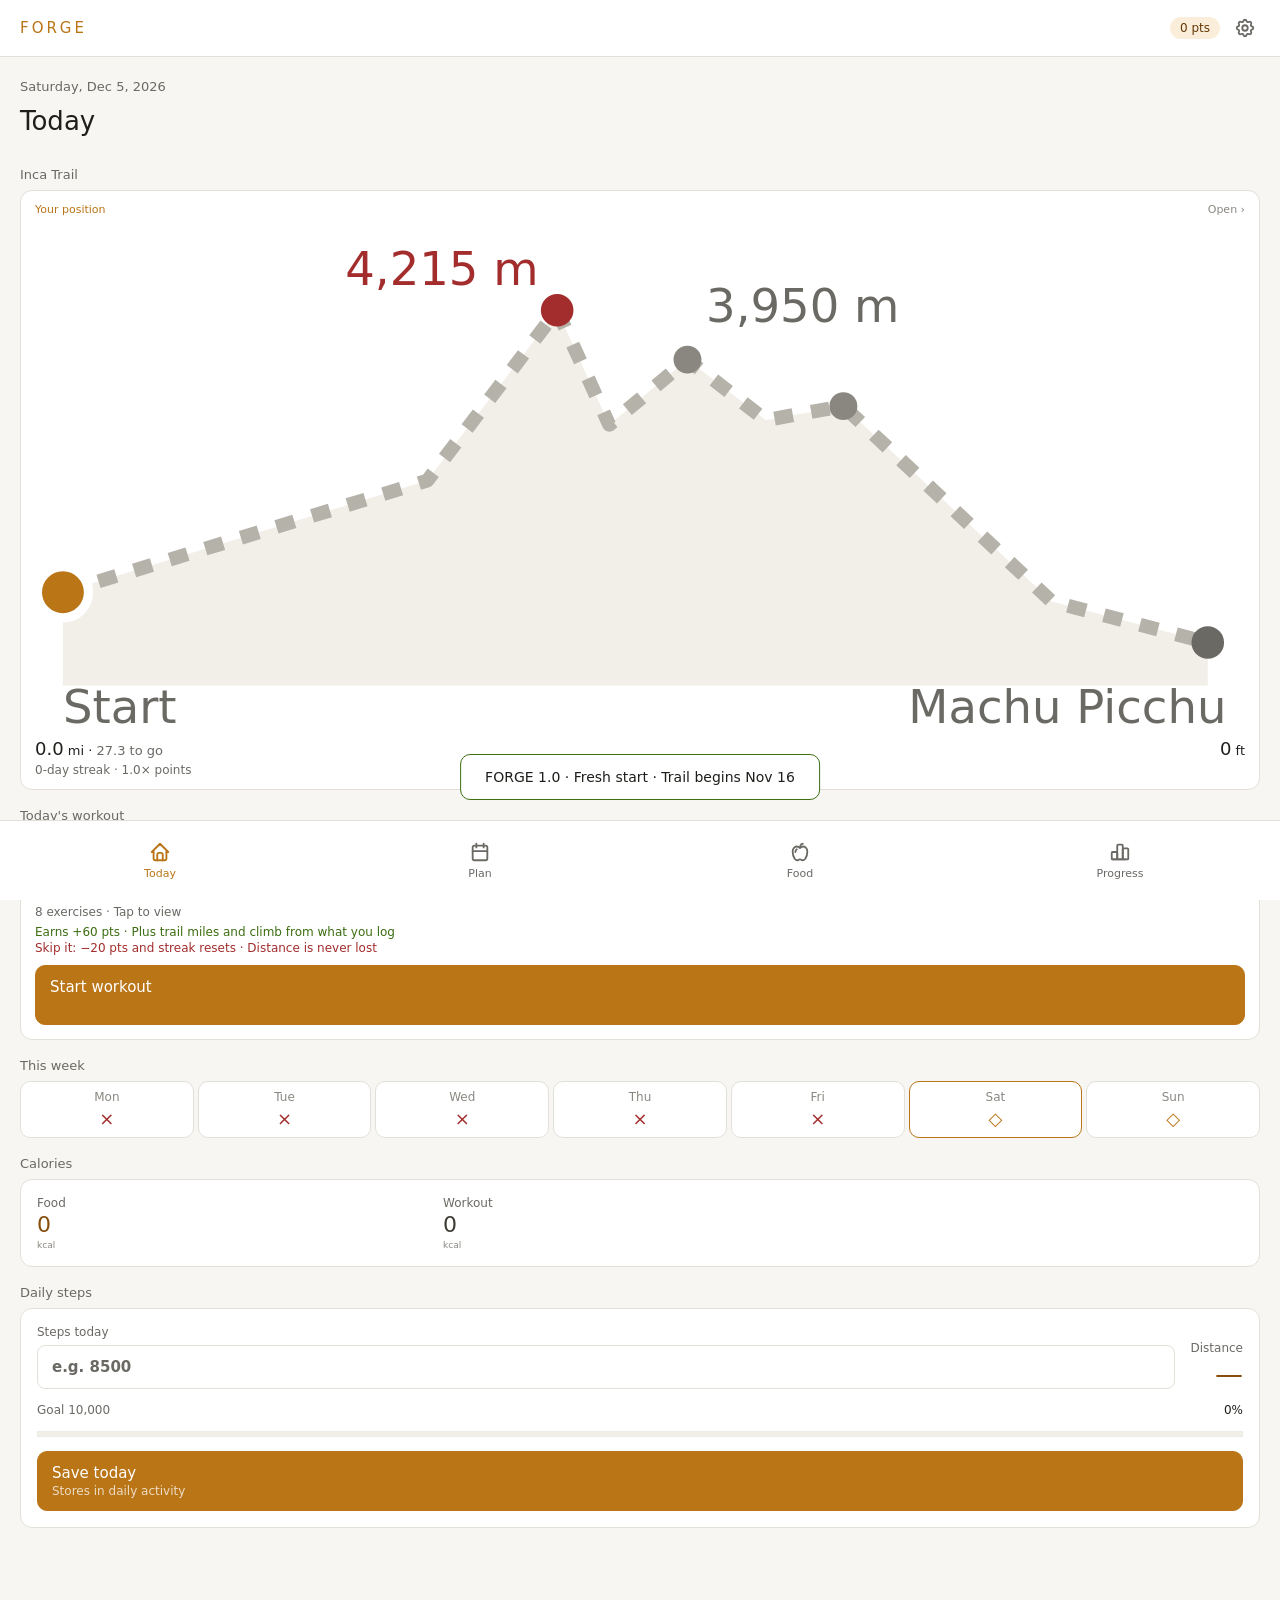
<file: index.html>
<!DOCTYPE html>
<html lang="en" data-theme="light">
<head>
<meta charset="UTF-8">
<meta name="viewport" content="width=device-width, initial-scale=1.0, viewport-fit=cover, user-scalable=no">
<meta name="theme-color" content="#f5f4ef">
<meta name="apple-mobile-web-app-capable" content="yes">
<meta name="apple-mobile-web-app-status-bar-style" content="default">
<meta name="apple-mobile-web-app-title" content="FORGE">
<meta name="mobile-web-app-capable" content="yes">
<meta name="description" content="FORGE — your personal strength & recovery tracker.">
<meta http-equiv="Cache-Control" content="no-cache, no-store, must-revalidate">
<meta http-equiv="Pragma" content="no-cache">
<meta http-equiv="Expires" content="0">
<title>FORGE</title>
<link rel="manifest" href="manifest.webmanifest">
<link rel="icon" type="image/svg+xml" href="icons/icon.svg">
<link rel="apple-touch-icon" href="icons/icon-192.png">
<link rel="stylesheet" href="css/app.css?v=31">
</head>
<body>

<header class="topbar">
  <div class="topbar-inner">
    <span class="brand">FORGE</span>
    <span class="topbar-right">
    <a href="#/trail" class="topbar-points" id="topbar-points" hidden aria-label="Inca Trail"></a>
    <a href="#/me" class="topbar-gear" id="topbar-me" aria-label="Me and settings"><svg xmlns="http://www.w3.org/2000/svg" width="22" height="22" viewBox="0 0 24 24" fill="none" stroke="currentColor" stroke-width="2" stroke-linecap="round" stroke-linejoin="round" aria-hidden="true"><path d="M10.325 4.317c.426 -1.756 2.924 -1.756 3.35 0a1.724 1.724 0 0 0 2.573 1.066c1.543 -.94 3.31 .826 2.37 2.37a1.724 1.724 0 0 0 1.065 2.572c1.756 .426 1.756 2.924 0 3.35a1.724 1.724 0 0 0 -1.066 2.573c.94 1.543 -.826 3.31 -2.37 2.37a1.724 1.724 0 0 0 -2.572 1.065c-.426 1.756 -2.924 1.756 -3.35 0a1.724 1.724 0 0 0 -2.573 -1.066c-1.543 .94 -3.31 -.826 -2.37 -2.37a1.724 1.724 0 0 0 -1.065 -2.572c-1.756 -.426 -1.756 -2.924 0 -3.35a1.724 1.724 0 0 0 1.066 -2.573c-.94 -1.543 .826 -3.31 2.37 -2.37c1 .608 2.296 .07 2.572 -1.065"/><path d="M9 12a3 3 0 1 0 6 0a3 3 0 0 0 -6 0"/></svg></a>
    </span>
  </div>
</header>

<main id="app-content"><div class="loading-screen">LOADING...</div></main>

<nav class="tabbar">
  <a href="#/home"  class="tab" data-route="/home"><span class="tab-icon"><svg class="tab-svg" xmlns="http://www.w3.org/2000/svg" width="22" height="22" viewBox="0 0 24 24" fill="none" stroke="currentColor" stroke-width="2" stroke-linecap="round" stroke-linejoin="round" aria-hidden="true"><path d="M5 12l-2 0l9 -9l9 9l-2 0"/><path d="M5 12v7a2 2 0 0 0 2 2h10a2 2 0 0 0 2 -2v-7"/><path d="M9 21v-6a2 2 0 0 1 2 -2h2a2 2 0 0 1 2 2v6"/></svg></span><span class="tab-label">TODAY</span></a>
  <a href="#/plan"  class="tab" data-route="/plan"><span class="tab-icon"><svg class="tab-svg" xmlns="http://www.w3.org/2000/svg" width="22" height="22" viewBox="0 0 24 24" fill="none" stroke="currentColor" stroke-width="2" stroke-linecap="round" stroke-linejoin="round" aria-hidden="true"><path d="M4 7a2 2 0 0 1 2 -2h12a2 2 0 0 1 2 2v12a2 2 0 0 1 -2 2h-12a2 2 0 0 1 -2 -2v-12"/><path d="M16 3v4"/><path d="M8 3v4"/><path d="M4 11h16"/></svg></span><span class="tab-label">PLAN</span></a>
  
  <a href="#/food"  class="tab" data-route="/food"><span class="tab-icon"><svg class="tab-svg" xmlns="http://www.w3.org/2000/svg" width="22" height="22" viewBox="0 0 24 24" fill="none" stroke="currentColor" stroke-width="2" stroke-linecap="round" stroke-linejoin="round" aria-hidden="true"><path d="M4 11.319c0 3.102 .444 5.319 2.222 7.978c1.351 1.797 3.156 2.247 5.08 .988c.426 -.268 .97 -.268 1.397 0c1.923 1.26 3.728 .809 5.079 -.988c1.778 -2.66 2.222 -4.876 2.222 -7.977c0 -2.661 -1.99 -5.32 -4.444 -5.32c-1.267 0 -2.41 .693 -3.22 1.44a.5 .5 0 0 1 -.672 0c-.809 -.746 -1.953 -1.44 -3.22 -1.44c-2.454 0 -4.444 2.66 -4.444 5.319"/><path d="M7 12c0 -1.47 .454 -2.34 1.5 -3"/><path d="M12 7c0 -1.2 .867 -4 3 -4"/></svg></span><span class="tab-label">FOOD</span></a>
  <a href="#/progress" class="tab" data-route="/progress"><span class="tab-icon"><svg class="tab-svg" xmlns="http://www.w3.org/2000/svg" width="22" height="22" viewBox="0 0 24 24" fill="none" stroke="currentColor" stroke-width="2" stroke-linecap="round" stroke-linejoin="round" aria-hidden="true"><path d="M3 13a1 1 0 0 1 1 -1h4a1 1 0 0 1 1 1v6a1 1 0 0 1 -1 1h-4a1 1 0 0 1 -1 -1l0 -6"/><path d="M15 9a1 1 0 0 1 1 -1h4a1 1 0 0 1 1 1v10a1 1 0 0 1 -1 1h-4a1 1 0 0 1 -1 -1l0 -10"/><path d="M9 5a1 1 0 0 1 1 -1h4a1 1 0 0 1 1 1v14a1 1 0 0 1 -1 1h-4a1 1 0 0 1 -1 -1l0 -14"/><path d="M4 20h14"/></svg></span><span class="tab-label">PROGRESS</span></a>
</nav>

<input type="file" id="file-input" accept="application/json,.json" hidden>
<div id="toast" class="toast" role="status" aria-live="polite"></div>

<div id="modal-scrim" class="modal-scrim" hidden>
  <div class="modal">
    <div class="modal-title" id="modal-title">CONFIRM</div>
    <div class="modal-body" id="modal-body">Are you sure?</div>
    <div class="modal-actions">
      <button class="btn btn-outline" id="modal-cancel">CANCEL</button>
      <button class="btn btn-danger" id="modal-confirm">CONFIRM</button>
    </div>
  </div>
</div>

<div id="inspector-scrim" class="modal-scrim" hidden>
  <div class="modal modal-tall">
    <div class="modal-title" id="inspector-title">INSPECT</div>
    <div class="modal-body inspector-body" id="inspector-body"></div>
    <div class="modal-actions">
      <button class="btn btn-outline" id="inspector-close">CLOSE</button>
    </div>
  </div>
</div>

<script type="module" src="js/app.js?v=31"></script>
</body>
</html>
</file>
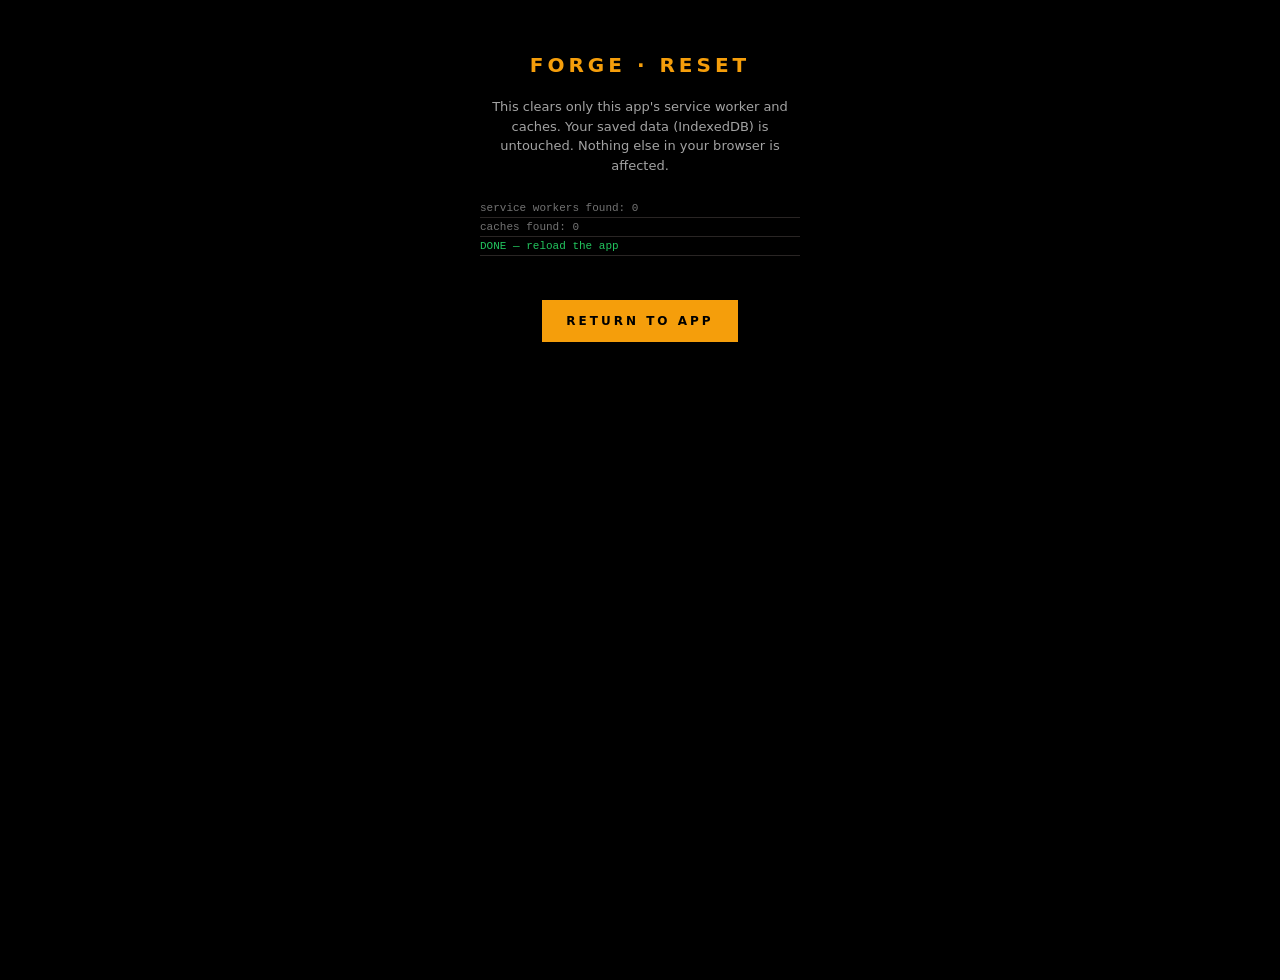
<file: reset.html>
<!DOCTYPE html>
<html lang="en">
<head>
<meta charset="UTF-8">
<meta name="viewport" content="width=device-width, initial-scale=1.0">
<title>FORGE · Reset</title>
<style>
  body { background: #000; color: #f59e0b; font-family: -apple-system, BlinkMacSystemFont, 'Segoe UI', system-ui, sans-serif; padding: 40px 20px; text-align: center; min-height: 100vh; margin: 0; }
  h1 { font-size: 20px; letter-spacing: 4px; font-weight: 900; margin-bottom: 20px; }
  p { color: #a3a3a3; font-size: 13px; line-height: 1.5; max-width: 320px; margin: 0 auto 20px; }
  .log { color: #737373; font-size: 11px; text-align: left; max-width: 320px; margin: 24px auto; font-family: ui-monospace, 'SF Mono', Menlo, monospace; }
  .log div { padding: 3px 0; border-bottom: 1px solid #292524; }
  .ok  { color: #22c55e; }
  .err { color: #dc2626; }
  a.btn { display: inline-block; background: #f59e0b; color: #000; padding: 14px 24px; font-size: 12px; font-weight: 900; letter-spacing: 3px; text-decoration: none; margin-top: 20px; }
</style>
</head>
<body>
  <h1>FORGE · RESET</h1>
  <p>This clears only this app's service worker and caches. Your saved data (IndexedDB) is untouched. Nothing else in your browser is affected.</p>
  <div class="log" id="log"></div>
  <a href="./" class="btn" id="return-btn" style="display:none;">RETURN TO APP</a>

<script>
const log = document.getElementById('log');
function line(msg, cls) {
  const el = document.createElement('div');
  if (cls) el.className = cls;
  el.textContent = msg;
  log.appendChild(el);
}

(async () => {
  try {
    // 1. Unregister every service worker for this origin+scope
    if ('serviceWorker' in navigator) {
      const regs = await navigator.serviceWorker.getRegistrations();
      line('service workers found: ' + regs.length);
      for (const r of regs) {
        const scope = r.scope || '(unknown)';
        await r.unregister();
        line('unregistered: ' + scope, 'ok');
      }
    } else {
      line('no service worker support');
    }

    // 2. Delete every cache bucket
    if ('caches' in window) {
      const keys = await caches.keys();
      line('caches found: ' + keys.length);
      for (const k of keys) {
        await caches.delete(k);
        line('cleared: ' + k, 'ok');
      }
    } else {
      line('no cache api support');
    }

    line('DONE — reload the app', 'ok');
    document.getElementById('return-btn').style.display = 'inline-block';
  } catch (err) {
    line('error: ' + err.message, 'err');
  }
})();
</script>
</body>
</html>
</file>
<file: css/app.css>
/* =========================================================
   FORGE · DESIGN TOKENS
   ========================================================= */
:root {
  /* Palette */
  --bg-void:       #000000;
  --bg-shell:      #0a0a0a;
  --bg-card:       #0f0f0f;
  --bg-elev:       #171717;
  --border:        #292524;
  --border-soft:   #171717;
  --muted:         #57534e;
  --muted-2:       #737373;
  --gray:          #3f3f46;
  --body:          #a3a3a3;
  --fg:            #fafafa;

  --amber:         #f59e0b;
  --amber-hi:      #fbbf24;
  --amber-lo:      #78350f;
  --amber-deep:    #451a03;
  --green:         #22c55e;
  --red:           #dc2626;
  --blue:          #1e3a8a;
  --blue-hi:       #93c5fd;
  --purple:        #4c1d95;

  /* Type */
  --font-body: -apple-system, BlinkMacSystemFont, 'Segoe UI', system-ui, sans-serif;

  /* Layout */
  --tabbar-h: 68px;
  --topbar-h: 56px;
  --safe-top:    env(safe-area-inset-top, 0px);
  --safe-bottom: env(safe-area-inset-bottom, 0px);
}

/* =========================================================
   RESET
   ========================================================= */
* { box-sizing: border-box; margin: 0; padding: 0; }
html, body { height: 100%; background: var(--bg-void); color: var(--fg); font-family: var(--font-body); -webkit-font-smoothing: antialiased; }
button { font-family: inherit; cursor: pointer; border: none; background: none; color: inherit; }
input { font-family: inherit; }

/* =========================================================
   LAYOUT
   ========================================================= */
.topbar {
  position: sticky; top: 0; z-index: 10;
  background: var(--bg-shell);
  padding-top: var(--safe-top);
  border-bottom: 1px solid var(--border-soft);
}
.topbar-inner {
  height: var(--topbar-h);
  display: flex; align-items: center; justify-content: space-between;
  padding: 0 20px;
}
.brand {
  font-size: 15px; font-weight: 900; letter-spacing: 4px; color: var(--amber);
}
.topbar-meta {
  font-size: 10px; font-weight: 900; letter-spacing: 2px; color: var(--muted);
}

#app-content {
  min-height: calc(100vh - var(--topbar-h) - var(--tabbar-h));
  padding-bottom: calc(var(--tabbar-h) + var(--safe-bottom) + 40px);
}

/* =========================================================
   HERO
   ========================================================= */
.hero { padding: 32px 20px 24px; }
.eyebrow {
  font-size: 10px; font-weight: 900; letter-spacing: 3px; color: var(--amber);
  margin-bottom: 12px;
}
.hero h1 {
  font-size: 36px; font-weight: 900; letter-spacing: -1px; color: var(--fg);
  line-height: 1;
}
.hero-sub {
  margin-top: 12px;
  font-size: 12px; font-weight: 700; letter-spacing: 1px; color: var(--body);
  line-height: 1.5; max-width: 320px;
}
.hero-meta {
  margin-top: 8px;
  font-size: 10px; font-weight: 900; letter-spacing: 2px; color: var(--muted);
}

/* =========================================================
   SECTION
   ========================================================= */
.section { padding: 20px 20px 0; }
.section-label {
  font-size: 10px; font-weight: 900; letter-spacing: 2px; color: var(--muted-2);
  margin-bottom: 12px;
}
.footer-note { padding-top: 28px; }
.footer-note p {
  font-size: 10px; font-weight: 700; letter-spacing: 1px; color: var(--muted);
  margin-bottom: 6px;
}

/* =========================================================
   STAT CARDS (grid)
   ========================================================= */
.stat-grid {
  display: grid; grid-template-columns: 1fr 1fr;
  gap: 8px;
}
.stat-card {
  background: var(--bg-card);
  border: 1px solid var(--border);
  padding: 14px;
  min-height: 76px;
  display: flex; flex-direction: column; justify-content: space-between;
}
.stat-card[data-highlight] { border-color: var(--amber); }
.stat-card[data-tappable] { cursor: pointer; transition: transform 0.05s ease, border-color 0.15s ease; }
.stat-card[data-tappable]:active { transform: scale(0.98); border-color: var(--amber); }
.stat-card[data-tappable]::after {
  content: '›';
  position: absolute;
  top: 12px; right: 12px;
  font-size: 16px; font-weight: 900; color: var(--muted);
}
.stat-card { position: relative; }
.stat-label {
  font-size: 9px; font-weight: 900; letter-spacing: 2px; color: var(--muted-2);
}
.stat-value {
  font-size: 26px; font-weight: 900; letter-spacing: -0.5px; color: var(--fg);
  line-height: 1;
}
.stat-sub {
  font-size: 9px; font-weight: 700; letter-spacing: 1px; color: var(--muted);
  margin-top: 4px;
}

/* =========================================================
   BUTTONS
   ========================================================= */
.action-stack { display: flex; flex-direction: column; gap: 8px; }
.btn {
  display: flex; flex-direction: column; align-items: flex-start;
  padding: 14px 16px;
  min-height: 60px;
  width: 100%;
  border: 1px solid transparent;
  text-align: left;
  transition: transform 0.05s ease;
}
.btn:active { transform: scale(0.98); }
.btn-title { font-size: 13px; font-weight: 900; letter-spacing: 3px; }
.btn-sub { font-size: 9px; font-weight: 700; letter-spacing: 1px; margin-top: 4px; opacity: 0.7; }

.btn-primary { background: linear-gradient(180deg, var(--amber) 0%, #d97706 100%); color: var(--amber-deep); }
.btn-primary .btn-title { color: #0c0a09; }
.btn-primary .btn-sub { color: var(--amber-deep); opacity: 0.75; }

.btn-outline { background: var(--bg-card); border-color: var(--border); color: var(--body); }
.btn-outline .btn-title { color: var(--fg); }
.btn-outline .btn-sub { color: var(--muted-2); }

.btn-danger { background: transparent; border-color: var(--red); color: var(--red); }
.btn-danger .btn-title { color: var(--red); }
.btn-danger .btn-sub { color: var(--red); opacity: 0.7; }

/* =========================================================
   TABBAR
   ========================================================= */
.tabbar {
  position: fixed; bottom: 0; left: 0; right: 0;
  height: calc(var(--tabbar-h) + var(--safe-bottom));
  padding-bottom: var(--safe-bottom);
  background: var(--bg-shell);
  border-top: 1px solid var(--border);
  display: flex; align-items: stretch;
  z-index: 20;
}
.tab {
  flex: 1;
  display: flex; flex-direction: column; align-items: center; justify-content: center;
  gap: 4px;
  color: var(--muted);
}
.tab-icon { font-size: 14px; }
.tab-label { font-size: 9px; font-weight: 900; letter-spacing: 2px; }
.tab-active { color: var(--amber); }
.tab-disabled { color: var(--gray); }

/* =========================================================
   TOAST
   ========================================================= */
.toast {
  position: fixed; left: 50%; transform: translateX(-50%) translateY(20px);
  bottom: calc(var(--tabbar-h) + var(--safe-bottom) + 20px);
  background: var(--bg-card);
  border: 1px solid var(--amber);
  color: var(--fg);
  padding: 14px 24px;
  font-size: 11px; font-weight: 900; letter-spacing: 2px;
  z-index: 100;
  opacity: 0;
  pointer-events: none;
  transition: opacity 0.2s, transform 0.2s;
  max-width: 90vw;
  text-align: center;
}
.toast.show { opacity: 1; transform: translateX(-50%) translateY(0); }
.toast.toast-error { border-color: var(--red); }
.toast.toast-ok { border-color: var(--green); }

/* =========================================================
   MODAL
   ========================================================= */
.modal-scrim {
  position: fixed; inset: 0;
  background: rgba(0, 0, 0, 0.75);
  z-index: 200;
  display: flex; align-items: center; justify-content: center;
  padding: 20px;
}
.modal-scrim[hidden] { display: none; }
.modal {
  background: var(--bg-card);
  border: 1px solid var(--amber);
  max-width: 340px; width: 100%;
  padding: 24px;
}
.modal-title {
  font-size: 12px; font-weight: 900; letter-spacing: 3px; color: var(--amber);
  margin-bottom: 16px;
}
.modal-body {
  font-size: 13px; font-weight: 700; color: var(--fg); line-height: 1.5;
  margin-bottom: 24px;
}
.modal-actions { display: flex; gap: 8px; }
.modal-actions .btn { flex: 1; min-height: 44px; padding: 12px; }

/* =========================================================
   SETTINGS PREVIEW LIST
   ========================================================= */
.settings-list {
  background: var(--bg-card);
  border: 1px solid var(--border);
}
.settings-row {
  display: flex; justify-content: space-between; align-items: center;
  padding: 14px 16px;
  border-bottom: 1px solid var(--border-soft);
  min-height: 48px;
}
.settings-row:last-child { border-bottom: none; }
.settings-key {
  font-size: 10px; font-weight: 900; letter-spacing: 2px; color: var(--muted-2);
}
.settings-value {
  font-size: 12px; font-weight: 700; color: var(--fg);
  text-align: right;
  max-width: 65%;
  word-break: break-word;
}
.settings-value-warn { color: var(--red); }

/* =========================================================
   INSPECTOR MODAL
   ========================================================= */
.modal-tall { max-width: 380px; height: min(85vh, 720px); display: flex; flex-direction: column; }
.modal-tall .modal-body { flex: 1; overflow-y: auto; margin-bottom: 16px; }
.inspector-body { padding: 0; margin: 16px -8px; }
.inspector-item {
  display: flex; justify-content: space-between; align-items: center;
  padding: 10px 8px;
  border-bottom: 1px solid var(--border-soft);
  gap: 12px;
}
.inspector-item:last-child { border-bottom: none; }
.inspector-item-main {
  font-size: 12px; font-weight: 700; color: var(--fg);
  flex: 1;
  min-width: 0;
  word-break: break-word;
}
.inspector-item-meta {
  font-size: 9px; font-weight: 700; letter-spacing: 1px; color: var(--muted);
  white-space: nowrap;
}
.inspector-empty {
  text-align: center; padding: 40px 20px;
  font-size: 11px; font-weight: 700; letter-spacing: 2px; color: var(--muted);
}
.inspector-category {
  display: inline-block;
  padding: 2px 6px;
  font-size: 8px; font-weight: 900; letter-spacing: 1px;
  margin-right: 6px;
  vertical-align: middle;
}
.cat-strength { background: var(--amber-lo); color: var(--amber-hi); }
.cat-cardio   { background: var(--blue);    color: var(--blue-hi); }
.cat-core     { background: #7c2d12;        color: #fdba74; }
.cat-mobility { background: var(--border);  color: var(--body); }
.cat-rehab    { background: var(--purple);  color: #c4b5fd; }

/* =========================================================
   TAG PILLS  ·  focus tags on routines
   ========================================================= */
.tag-row { display: flex; flex-wrap: wrap; gap: 4px; margin-top: 6px; }
.tag {
  font-size: 8px; font-weight: 900; letter-spacing: 1px;
  padding: 3px 6px;
  display: inline-block;
}
.tag-push,    .tag-pull, .tag-upper, .tag-legs { background: var(--amber-lo); color: var(--amber-hi); }
.tag-core     { background: #7c2d12; color: #fdba74; }
.tag-rehab    { background: var(--purple); color: #c4b5fd; }
.tag-cardio   { background: var(--blue); color: var(--blue-hi); }
.tag-recovery { background: var(--border); color: var(--body); }
.tag-neutral  { background: var(--border); color: var(--body); }

/* =========================================================
   CATEGORY / FOCUS BADGE  ·  colored pill with 3-letter code
   ========================================================= */
.cat {
  display: inline-flex; align-items: center; justify-content: center;
  min-width: 40px; height: 26px;
  padding: 0 6px;
  font-size: 10px; font-weight: 900; letter-spacing: 1px;
  flex-shrink: 0;
  color: #fafafa;
}
.cat-legs   { background: #16a34a; }  /* green */
.cat-core   { background: #eab308; color: #1c1917; } /* amber-yellow */
.cat-push   { background: #dc2626; }  /* red */
.cat-pull   { background: #2563eb; }  /* blue */
.cat-cardio { background: #0ea5e9; }  /* cyan */
.cat-rehab  { background: #7c3aed; }  /* purple */
.cat-mobility { background: #64748b; } /* slate */
.cat-other  { background: #57534e; }   /* stone */
/* legacy classes (safety net if any old category name slips through) */
.cat-strength { background: #57534e; }

/* =========================================================
   TODAY CARD  ·  home screen
   ========================================================= */
.today-card {
  display: block;
  background: var(--bg-card);
  border: 1px solid var(--amber);
  padding: 20px;
  text-decoration: none;
  color: inherit;
  position: relative;
}
.today-card:active { transform: scale(0.99); }
.today-rest { border-color: var(--border); }
.today-label {
  font-size: 10px; font-weight: 900; letter-spacing: 3px; color: var(--amber);
  margin-bottom: 8px;
}
.today-rest .today-label { color: var(--muted-2); }
.today-name {
  font-size: 22px; font-weight: 900; letter-spacing: -0.5px; color: var(--fg);
  margin-bottom: 10px;
}
.today-sub {
  font-size: 12px; font-weight: 700; letter-spacing: 1px; color: var(--body);
  margin-top: 8px;
}
.today-meta {
  margin-top: 12px;
  font-size: 10px; font-weight: 700; letter-spacing: 1px; color: var(--muted-2);
}
.today-cta {
  position: absolute; top: 20px; right: 20px;
  font-size: 12px; font-weight: 900; letter-spacing: 2px; color: var(--amber);
}

/* =========================================================
   STAT STRIP  ·  compact 3-across stats on home
   ========================================================= */
.stat-strip {
  display: grid; grid-template-columns: repeat(3, 1fr); gap: 8px;
}
.stat-mini {
  background: var(--bg-card);
  border: 1px solid var(--border);
  padding: 12px;
  display: flex; flex-direction: column;
  gap: 4px;
}
.stat-mini-label {
  font-size: 9px; font-weight: 900; letter-spacing: 2px; color: var(--muted-2);
}
.stat-mini-value {
  font-size: 20px; font-weight: 900; color: var(--fg); line-height: 1;
}
.stat-mini-sub {
  font-size: 9px; font-weight: 700; letter-spacing: 1px; color: var(--muted);
}

/* =========================================================
   COUNTDOWN CARDS
   ========================================================= */
.countdown-grid {
  display: grid; grid-template-columns: 1fr 1fr; gap: 8px;
}
.countdown-card {
  background: var(--bg-card);
  border: 1px solid var(--amber);
  padding: 14px;
}
.countdown-label {
  font-size: 10px; font-weight: 900; letter-spacing: 2px; color: var(--amber-hi);
  margin-bottom: 6px;
}
.countdown-days {
  font-size: 22px; font-weight: 900; color: var(--fg); letter-spacing: -0.5px;
  line-height: 1;
  margin-bottom: 4px;
}
.countdown-sub {
  font-size: 9px; font-weight: 700; letter-spacing: 1px; color: var(--muted);
}

/* =========================================================
   DAY CARDS  ·  plan screen
   ========================================================= */
.day-list { display: flex; flex-direction: column; gap: 4px; }
.day-card {
  display: flex;
  background: var(--bg-card);
  border: 1px solid var(--border);
  min-height: 76px;
}
.day-today { border-color: var(--amber); background: var(--bg-elev); }
.day-rest { opacity: 0.6; }
.day-col {
  width: 76px;
  flex-shrink: 0;
  border-right: 1px solid var(--border);
  padding: 14px 12px;
  display: flex; flex-direction: column; gap: 6px;
}
.day-name {
  font-size: 14px; font-weight: 900; letter-spacing: 3px; color: var(--body);
}
.day-today .day-name { color: var(--amber); }
.day-tag {
  font-size: 8px; font-weight: 900; letter-spacing: 2px; color: var(--amber-hi);
  background: var(--amber-lo); padding: 2px 5px;
  align-self: flex-start;
}
.day-body {
  flex: 1;
  padding: 14px 16px;
  display: flex; flex-direction: column; gap: 8px;
}
.day-empty {
  font-size: 12px; font-weight: 900; letter-spacing: 3px; color: var(--muted);
}
.day-routine-link {
  display: block;
  text-decoration: none;
  color: inherit;
}
.day-routine-link:active { opacity: 0.7; }
.day-routine-name {
  font-size: 13px; font-weight: 900; color: var(--fg);
}
.day-tag-row { margin-top: 4px; }
.day-routine-meta {
  font-size: 9px; font-weight: 700; letter-spacing: 1px; color: var(--muted);
  margin-top: 4px;
}

/* =========================================================
   NAV ROWS  ·  linked list items
   ========================================================= */
.nav-row {
  display: flex; align-items: center;
  background: var(--bg-card);
  border: 1px solid var(--border);
  padding: 14px 16px;
  text-decoration: none;
  color: inherit;
  gap: 12px;
  min-height: 56px;
}
.nav-row:active { transform: scale(0.99); }
.nav-row-main { flex: 1; min-width: 0; }
.nav-row-title { font-size: 13px; font-weight: 900; color: var(--fg); }
.nav-row-sub { font-size: 10px; font-weight: 700; letter-spacing: 1px; color: var(--muted-2); margin-top: 4px; }
.nav-row-arrow { font-size: 20px; font-weight: 900; color: var(--muted); }

/* =========================================================
   EXERCISE ROWS  ·  routine detail + library
   ========================================================= */
.exercise-list { display: flex; flex-direction: column; }
.exercise-row {
  display: flex; align-items: center;
  background: var(--bg-card);
  border-bottom: 1px solid var(--border-soft);
  padding: 12px 14px;
  gap: 12px;
  min-height: 60px;
}
.exercise-row:first-child { border-top: 1px solid var(--border); }
.exercise-row:last-child { border-bottom: 1px solid var(--border); }
.exercise-num {
  font-size: 11px; font-weight: 900; color: var(--muted);
  width: 20px; text-align: right;
  flex-shrink: 0;
}
.exercise-main { flex: 1; min-width: 0; }
.exercise-name { font-size: 13px; font-weight: 900; color: var(--fg); }
.exercise-meta { font-size: 10px; font-weight: 700; letter-spacing: 1px; color: var(--muted-2); margin-top: 3px; }
.exercise-flag { font-size: 16px; color: var(--red); }
.inline-badge {
  display: inline-block;
  font-size: 8px; font-weight: 900; letter-spacing: 1px;
  padding: 2px 5px;
  background: var(--amber-lo); color: var(--amber-hi);
  margin-left: 6px; vertical-align: middle;
}

/* =========================================================
   EMPTY / LOADING STATES
   ========================================================= */
.empty-note {
  padding: 24px;
  text-align: center;
  font-size: 11px; font-weight: 900; letter-spacing: 3px; color: var(--muted);
  background: var(--bg-card);
  border: 1px solid var(--border);
}
.loading-screen {
  padding: 80px 20px;
  text-align: center;
  font-size: 11px; font-weight: 900; letter-spacing: 3px; color: var(--muted);
}

/* =========================================================
   MISC  ·  crumbs
   ========================================================= */
.crumb { color: var(--amber); text-decoration: none; }
.crumb:active { opacity: 0.7; }
code { font-family: ui-monospace, 'SF Mono', Menlo, monospace; background: var(--bg-elev); padding: 2px 6px; }

/* =========================================================
   TABBAR  ·  active tab styling refresh
   ========================================================= */
.tab { text-decoration: none; }
.tab-active { color: var(--amber); }
.tab:not(.tab-active) { color: var(--muted); }

/* =========================================================
   SEARCH INPUT
   ========================================================= */
.search-input {
  width: 100%;
  background: var(--bg-card);
  border: 1px solid var(--border);
  color: var(--fg);
  padding: 14px 16px;
  font-size: 13px; font-weight: 700; letter-spacing: 1px;
  outline: none;
  -webkit-appearance: none;
  border-radius: 0;
}
.search-input:focus { border-color: var(--amber); }
.search-input::placeholder { color: var(--muted); }

/* =========================================================
   FILTER CHIPS
   ========================================================= */
.filter-row {
  display: flex; flex-wrap: wrap; gap: 6px;
}
.filter-chip {
  background: var(--bg-card);
  border: 1px solid var(--border);
  color: var(--muted-2);
  padding: 8px 12px;
  font-size: 10px; font-weight: 900; letter-spacing: 1px;
  cursor: pointer;
  min-height: 34px;
}
.filter-chip:active { transform: scale(0.96); }
.filter-chip-active { border-color: var(--amber); color: var(--amber); background: var(--bg-elev); }
.filter-chip-pt { color: var(--body); }
.filter-chip-pt-on { background: var(--amber-lo); border-color: var(--amber); color: var(--amber-hi); }

/* =========================================================
   EXERCISE ROW LINK VARIANT
   ========================================================= */
.exercise-row-link {
  text-decoration: none;
  color: inherit;
}
.exercise-row-link:active { background: var(--bg-elev); }

/* =========================================================
   FORM FIELDS
   ========================================================= */
.form-stack {
  display: flex; flex-direction: column; gap: 14px;
}
.form-field {
  display: flex; flex-direction: column; gap: 6px;
}
.form-label {
  font-size: 10px; font-weight: 900; letter-spacing: 2px; color: var(--muted-2);
}
.form-input {
  background: var(--bg-card);
  border: 1px solid var(--border);
  color: var(--fg);
  padding: 12px 14px;
  font-size: 13px; font-weight: 700;
  outline: none;
  font-family: inherit;
  -webkit-appearance: none;
  border-radius: 0;
  width: 100%;
}
.form-input:focus { border-color: var(--amber); }
.form-input::placeholder { color: var(--muted); font-weight: 600; }
.form-textarea { resize: vertical; min-height: 80px; line-height: 1.5; }
.form-select {
  background-image: linear-gradient(45deg, transparent 50%, var(--amber) 50%), linear-gradient(135deg, var(--amber) 50%, transparent 50%);
  background-position: calc(100% - 20px) 50%, calc(100% - 14px) 50%;
  background-size: 6px 6px, 6px 6px;
  background-repeat: no-repeat;
  padding-right: 40px;
}

/* =========================================================
   FLAG CHIPS  ·  constraint flag editor
   ========================================================= */
.flag-chip-row {
  display: flex; flex-wrap: wrap; gap: 6px;
}
.flag-chip {
  display: inline-flex; align-items: center; gap: 8px;
  background: var(--amber-lo);
  color: var(--amber-hi);
  border: 1px solid var(--amber);
  padding: 6px 4px 6px 10px;
  font-size: 10px; font-weight: 900; letter-spacing: 1px;
}
.flag-chip-x {
  background: transparent; color: var(--amber-hi);
  border: none; padding: 0 6px;
  font-size: 16px; font-weight: 900; cursor: pointer;
  line-height: 1;
}
.flag-empty {
  padding: 12px;
  background: var(--bg-card); border: 1px solid var(--border);
  font-size: 10px; font-weight: 700; letter-spacing: 1px; color: var(--muted-2);
}
.flag-picker-row {
  display: block; width: 100%;
  background: var(--bg-elev);
  border: 1px solid var(--border);
  color: var(--fg);
  padding: 14px 16px;
  font-size: 12px; font-weight: 900; letter-spacing: 1px;
  text-align: left;
  cursor: pointer;
  margin-bottom: 6px;
}
.flag-picker-row:active { border-color: var(--amber); }

/* =========================================================
   TAG VARIANTS  ·  used on exercise detail
   ========================================================= */
.tag-flag { background: var(--red); color: #fee2e2; }
.tag-safe { background: #14532d; color: #86efac; }

/* =========================================================
   NOTE BLOCK  ·  freeform text display
   ========================================================= */
.note-block {
  background: var(--bg-card);
  border: 1px solid var(--border);
  padding: 14px 16px;
  font-size: 12px; font-weight: 500; color: var(--body);
  line-height: 1.6;
  white-space: pre-wrap;
}

/* =========================================================
   PROGRESS BAR
   ========================================================= */
.pbar-wrap { display: flex; flex-direction: column; gap: 6px; margin-top: 12px; }
.pbar-label { display: flex; justify-content: space-between; font-size: 9px; font-weight: 900; letter-spacing: 2px; color: var(--muted-2); }
.pbar-value { color: var(--fg); }
.pbar { height: 6px; background: var(--bg-elev); border: 1px solid var(--border-soft); }
.pbar-fill { height: 100%; transition: width 0.3s ease; }

/* =========================================================
   MISSION CARDS  ·  home + goals
   ========================================================= */
.mission-stack { display: flex; flex-direction: column; gap: 10px; }
.mission-card {
  background: var(--bg-card); border: 1px solid var(--border);
  padding: 14px 16px;
}
.mission-header { display: flex; justify-content: space-between; align-items: center; margin-bottom: 8px; }
.mission-title { font-size: 11px; font-weight: 900; letter-spacing: 2px; color: var(--amber); }
.mission-days { font-size: 12px; font-weight: 900; letter-spacing: 2px; color: var(--body); }
.mission-metrics { display: flex; align-items: baseline; gap: 8px; margin-bottom: 8px; }
.mission-current { font-size: 20px; font-weight: 900; color: var(--fg); }
.mission-target { font-size: 12px; font-weight: 700; letter-spacing: 1px; color: var(--muted); }
.mission-sub { margin-top: 8px; font-size: 9px; font-weight: 700; letter-spacing: 2px; color: var(--muted); }

.push-ladder { display: flex; gap: 4px; margin: 8px 0; flex-wrap: wrap; }
.push-rung { flex: 1; text-align: center; padding: 6px 4px; background: var(--bg-elev); border: 1px solid var(--border-soft); font-size: 8px; font-weight: 900; letter-spacing: 1px; color: var(--muted); min-width: 44px; }
.push-rung-done { background: var(--amber-lo); color: var(--amber-hi); border-color: var(--amber); }
.push-rung-current { background: var(--amber); color: var(--amber-deep); }

/* =========================================================
   WEEKLY ADHERENCE DOTS  ·  home
   ========================================================= */
.week-dots { display: grid; grid-template-columns: repeat(7, 1fr); gap: 4px; }
.week-dot {
  background: var(--bg-card); border: 1px solid var(--border);
  padding: 8px 4px;
  display: flex; flex-direction: column; align-items: center; gap: 4px;
  min-height: 52px;
}
.week-dot-day { font-size: 9px; font-weight: 900; letter-spacing: 1px; color: var(--muted-2); }
.week-dot-mark { font-size: 16px; font-weight: 900; color: var(--muted); }
.week-dot-today { border-color: var(--amber); }
.week-dot-done .week-dot-mark { color: var(--green); }
.week-dot-scheduled .week-dot-mark { color: var(--amber); }
.week-dot-missed .week-dot-mark { color: var(--red); }
.week-dot-rest .week-dot-mark { color: var(--gray); }

/* =========================================================
   SESSION SCREEN (active workout)
   ========================================================= */
.session-hero { padding-bottom: 8px; }
.session-elapsed { color: var(--amber); font-family: ui-monospace, 'SF Mono', Menlo, monospace; font-weight: 900; letter-spacing: 2px; }

.jump-strip { display: flex; gap: 4px; flex-wrap: wrap; }
.jump-chip {
  min-width: 34px; min-height: 34px;
  background: var(--bg-card); border: 1px solid var(--border); color: var(--body);
  font-size: 11px; font-weight: 900; padding: 6px 8px;
  cursor: pointer;
}
.jump-chip:active { transform: scale(0.95); }
.jump-chip-current { border-color: var(--amber); color: var(--amber); background: var(--bg-elev); }
.jump-chip-done { background: #14532d; color: #86efac; border-color: #14532d; }
.jump-chip-skipped { opacity: 0.4; text-decoration: line-through; }

.active-exercise { background: var(--bg-card); border: 1px solid var(--amber); padding: 20px; }
.active-name { font-size: 20px; font-weight: 900; color: var(--fg); margin-bottom: 16px; }

.set-grid { display: grid; grid-template-columns: 1fr 1fr; gap: 8px; margin-bottom: 12px; }
.set-cell {
  background: var(--bg-void); border: 1px solid var(--border); padding: 12px 10px;
  display: flex; flex-direction: column; align-items: flex-start; gap: 4px;
  text-align: left; cursor: pointer; min-height: 68px;
}
.set-cell:active { transform: scale(0.98); }
.set-cell-num { font-size: 9px; font-weight: 900; letter-spacing: 2px; color: var(--muted-2); }
.set-cell-val { font-size: 13px; font-weight: 900; color: var(--fg); }
.set-cell-mark { position: absolute; margin-left: auto; font-size: 14px; color: var(--muted); align-self: flex-end; }
.set-cell { position: relative; }
.set-cell-done { background: #14532d; border-color: var(--green); }
.set-cell-done .set-cell-val { color: #86efac; }
.set-cell-done .set-cell-mark { color: var(--green); }
.set-cell-done .set-cell-num { color: #86efac; }

.set-actions { display: flex; gap: 6px; margin-bottom: 12px; }
.set-btn {
  flex: 1; background: var(--bg-elev); border: 1px solid var(--border); color: var(--body);
  padding: 10px; font-size: 10px; font-weight: 900; letter-spacing: 1px; cursor: pointer;
}
.set-btn:active { transform: scale(0.98); }
.set-btn-danger { color: var(--red); border-color: var(--red); }

.exercise-nav { display: flex; gap: 6px; }
.nav-btn {
  flex: 1; background: var(--bg-void); border: 1px solid var(--border); color: var(--fg);
  padding: 12px; font-size: 11px; font-weight: 900; letter-spacing: 2px; cursor: pointer;
}
.nav-btn:active { transform: scale(0.98); }
.nav-btn-skip { color: var(--amber); border-color: var(--amber-lo); }

.rest-display {
  background: var(--bg-elev); border: 2px solid var(--amber);
  padding: 20px; text-align: center;
}
.rest-label { font-size: 10px; font-weight: 900; letter-spacing: 3px; color: var(--amber); margin-bottom: 8px; }
.rest-time { font-size: 36px; font-weight: 900; color: var(--fg); font-family: ui-monospace, 'SF Mono', Menlo, monospace; margin-bottom: 12px; }
.rest-done { border-color: var(--green); }
.rest-done .rest-label { color: var(--green); }
.rest-done-note { color: var(--green); font-weight: 900; letter-spacing: 2px; margin-top: 8px; }

/* =========================================================
   ROUTINE EDITOR: editable exercise rows + editable sets
   ========================================================= */
.edit-exercise-row {
  background: var(--bg-card); border: 1px solid var(--border);
  padding: 14px; margin-bottom: 8px;
}
.edit-ex-header { display: flex; align-items: center; gap: 8px; margin-bottom: 12px; }
.edit-ex-name { flex: 1; font-size: 13px; font-weight: 900; color: var(--fg); }
.edit-ex-controls { display: flex; gap: 4px; }
.edit-btn {
  background: var(--bg-elev); border: 1px solid var(--border); color: var(--body);
  width: 32px; height: 32px; font-size: 14px; font-weight: 900; cursor: pointer;
}
.edit-btn:active { transform: scale(0.95); }
.edit-btn-danger { color: var(--red); border-color: var(--red); }

.edit-sets-wrap { display: flex; flex-direction: column; gap: 4px; margin-bottom: 8px; }
.edit-set-row { display: flex; align-items: center; gap: 6px; }
.edit-set-num { width: 24px; font-size: 10px; font-weight: 900; color: var(--muted); text-align: right; }
.edit-set-fields { flex: 1; display: flex; align-items: center; gap: 4px; }
.edit-set-input { padding: 8px 10px !important; font-size: 13px; width: 70px; text-align: center; }
.edit-set-x, .edit-set-unit { font-size: 10px; font-weight: 900; color: var(--muted); }

/* =========================================================
   HEATMAP  ·  history
   ========================================================= */
.heatmap {
  display: flex; gap: 3px; overflow-x: auto;
  padding-bottom: 8px;
}
.heatmap-col { display: flex; flex-direction: column; gap: 3px; }
.heatmap-cell { width: 20px; height: 20px; background: var(--bg-card); border: 1px solid var(--border-soft); }
.heatmap-cell-header { background: transparent; border: none; font-size: 8px; font-weight: 900; color: var(--muted); text-align: center; letter-spacing: 1px; height: 14px; padding-top: 2px; }
.heatmap-cell-label { background: transparent; border: none; font-size: 9px; font-weight: 900; color: var(--muted); text-align: center; }
.heatmap-labels .heatmap-cell { display: flex; align-items: center; justify-content: center; }
.heatmap-cell-future { background: transparent; border-style: dashed; opacity: 0.3; }
.heatmap-cell-empty { background: var(--bg-card); }
.heatmap-cell-done { background: var(--amber-lo); border-color: var(--amber-lo); }
.heatmap-cell-medium { background: var(--amber); border-color: var(--amber); }
.heatmap-cell-heavy { background: var(--amber-hi); border-color: var(--amber-hi); }

/* =========================================================
   CHART
   ========================================================= */
.chart-wrap {
  background: var(--bg-card); border: 1px solid var(--border);
  padding: 12px;
}
.line-chart { width: 100%; height: auto; display: block; }
.chart-caption {
  margin-top: 10px;
  font-size: 10px; font-weight: 900; letter-spacing: 2px; color: var(--muted-2);
  text-align: center;
}

/* =========================================================
   v0.4.0 · TYPOGRAPHY PASS
   Descriptions and bottom nav larger. Big/heading text untouched.
   ========================================================= */
:root {
  --tabbar-h: 80px;   /* was 68 · roomier for larger nav labels */
}

/* Bottom nav */
.tab-icon  { font-size: 17px; }
.tab-label { font-size: 12px; letter-spacing: 2px; }

/* Eyebrows / labels / section headers */
.eyebrow          { font-size: 12px; letter-spacing: 3px; }
.section-label    { font-size: 12px; letter-spacing: 2px; }
.hero-meta        { font-size: 12px; }
.hero-sub         { font-size: 14px; }
.footer-note p    { font-size: 12px; }

/* Button sub-descriptions */
.btn-sub { font-size: 12px; }

/* Stat cards + strip descriptions */
.stat-label       { font-size: 11px; }
.stat-sub         { font-size: 11px; }
.stat-mini-label  { font-size: 11px; }
.stat-mini-sub    { font-size: 11px; }

/* Today card descriptions */
.today-label { font-size: 12px; }
.today-sub   { font-size: 14px; }
.today-meta  { font-size: 12px; }
.today-cta   { font-size: 13px; }

/* Mission cards */
.mission-title  { font-size: 12px; }
.mission-days   { font-size: 13px; }
.mission-sub    { font-size: 11px; }
.mission-target { font-size: 13px; }

/* Nav rows */
.nav-row-sub { font-size: 12px; }

/* Exercise rows */
.exercise-meta { font-size: 12px; }
.exercise-name { font-size: 14px; }

/* Days + plan */
.day-name         { font-size: 15px; }
.day-empty        { font-size: 13px; }
.day-routine-meta { font-size: 11px; }
.day-tag          { font-size: 10px; }
.day-routine-name { font-size: 14px; }

/* Tags */
.tag { font-size: 10px; }

/* Settings */
.settings-key   { font-size: 12px; }
.settings-value { font-size: 14px; }

/* Forms */
.form-label { font-size: 12px; }
.form-input { font-size: 15px; }

/* Countdown / weekly */
.countdown-label { font-size: 12px; }
.countdown-sub   { font-size: 11px; }
.week-dot-day    { font-size: 11px; }
.week-dot-mark   { font-size: 18px; }

/* Inspector + modal */
.inspector-item-main { font-size: 14px; }
.inspector-item-meta { font-size: 11px; }
.inspector-empty     { font-size: 13px; }
.modal-body          { font-size: 14px; }
.modal-title         { font-size: 13px; }

/* Charts */
.chart-caption { font-size: 12px; }
.pbar-label    { font-size: 11px; }

/* Loading / empty */
.empty-note    { font-size: 12px; }
.loading-screen{ font-size: 13px; }

/* Toast */
.toast { font-size: 13px; }

/* Flag chips */
.flag-empty      { font-size: 12px; }
.flag-chip       { font-size: 11px; }
.flag-picker-row { font-size: 14px; }

/* Note block */
.note-block { font-size: 14px; }

/* Filter chips */
.filter-chip  { font-size: 12px; padding: 10px 14px; min-height: 40px; }
.search-input { font-size: 15px; }

/* =========================================================
   v0.4.0 · TOP-RIGHT ME BUTTON
   ========================================================= */
.topbar-me {
  display: flex; flex-direction: column; align-items: flex-end;
  text-decoration: none;
  gap: 2px;
  padding: 4px 0 4px 12px;
  color: inherit;
}
.topbar-me:active { transform: scale(0.96); }
.topbar-me-label {
  font-size: 12px; font-weight: 900; letter-spacing: 3px;
  color: var(--fg);
}
.topbar-me .topbar-meta {
  font-size: 9px; letter-spacing: 2px; color: var(--muted);
}

/* =========================================================
   v0.4.0 · FOOD MODULE
   ========================================================= */
.food-date-nav {
  display: flex; align-items: center; justify-content: space-between;
  gap: 16px;
  margin-top: 16px;
  padding: 10px 14px;
  background: var(--bg-card); border: 1px solid var(--border);
}
.food-date-arrow {
  font-size: 22px; font-weight: 900; color: var(--amber);
  text-decoration: none;
  padding: 4px 12px;
  min-width: 32px; text-align: center;
}
.food-date-arrow:active { transform: scale(0.9); }
.food-date-arrow-disabled { color: var(--gray); pointer-events: none; }
.food-date-label {
  font-size: 13px; font-weight: 900; letter-spacing: 2px; color: var(--fg);
}

.food-summary {
  display: grid; grid-template-columns: repeat(3, 1fr); gap: 8px;
}
.food-tile {
  background: var(--bg-card); border: 1px solid var(--border);
  padding: 14px 10px;
  display: flex; flex-direction: column; gap: 4px;
  align-items: flex-start;
}
.food-tile-label {
  font-size: 10px; font-weight: 900; letter-spacing: 2px; color: var(--muted-2);
}
.food-tile-value {
  font-size: 28px; font-weight: 900; letter-spacing: -0.5px; line-height: 1;
}
.food-tile-sub {
  font-size: 10px; font-weight: 700; letter-spacing: 1px; color: var(--muted);
}

.meal-stack { display: flex; flex-direction: column; gap: 14px; }
.meal-block {
  background: var(--bg-card); border: 1px solid var(--border);
  padding: 12px;
}
.meal-header {
  display: flex; justify-content: space-between; align-items: baseline;
  margin-bottom: 10px;
  padding-bottom: 10px;
  border-bottom: 1px solid var(--border-soft);
}
.meal-title {
  font-size: 13px; font-weight: 900; letter-spacing: 3px; color: var(--amber);
}
.meal-subtotal {
  font-size: 13px; font-weight: 900; color: var(--fg);
}
.meal-empty {
  padding: 8px 4px 0;
  font-size: 11px; font-weight: 700; letter-spacing: 1px; color: var(--muted);
  text-align: center;
}
.meal-entry-list { display: flex; flex-direction: column; }
.meal-entry {
  display: flex; align-items: center; gap: 10px;
  padding: 10px 4px;
  border-top: 1px solid var(--border-soft);
}
.meal-entry:first-child { border-top: none; }
.meal-entry-main { flex: 1; min-width: 0; }
.meal-entry-name {
  font-size: 14px; font-weight: 700; color: var(--fg);
  word-break: break-word;
}
.meal-entry-meta {
  font-size: 11px; font-weight: 700; letter-spacing: 1px; color: var(--muted-2);
  margin-top: 3px;
}
.meal-entry-cal {
  font-size: 14px; font-weight: 900; color: var(--amber-hi);
  white-space: nowrap;
}
.meal-entry-del {
  background: transparent; border: 1px solid var(--border);
  color: var(--muted);
  width: 30px; height: 30px;
  font-size: 18px; font-weight: 900;
  cursor: pointer;
  line-height: 1;
}
.meal-entry-del:active { transform: scale(0.9); color: var(--red); border-color: var(--red); }

.add-food-row {
  padding: 4px 0 8px;
}
.add-food-inputs {
  display: grid; grid-template-columns: 1fr 66px auto; gap: 6px;
}
.add-food-search { font-size: 13px; padding: 10px 12px; }
.add-food-qty    { font-size: 13px; padding: 10px 8px; text-align: center; }
.add-food-btn    { padding: 10px 14px; min-height: 44px; align-items: center; justify-content: center; flex-direction: row; }
.add-food-btn .btn-title { font-size: 12px; letter-spacing: 2px; }
.add-food-suggestions {
  display: flex; flex-wrap: wrap; gap: 4px;
  margin-top: 8px;
}
.add-food-chip {
  background: var(--bg-elev); border: 1px solid var(--border);
  color: var(--body);
  padding: 6px 8px;
  font-size: 11px; font-weight: 700; letter-spacing: 0.5px;
  cursor: pointer;
  display: flex; flex-direction: column; align-items: flex-start; gap: 2px;
  max-width: 100%;
  text-align: left;
}
.add-food-chip:active { transform: scale(0.97); }
.add-food-chip-selected { border-color: var(--amber); color: var(--amber-hi); background: var(--amber-lo); }
.add-food-chip-name {
  font-size: 12px; font-weight: 900; color: var(--fg);
  word-break: break-word;
}
.add-food-chip-selected .add-food-chip-name { color: var(--amber-hi); }
.add-food-chip-cal {
  font-size: 9px; letter-spacing: 1px; color: var(--muted);
}
.add-food-chip-selected .add-food-chip-cal { color: var(--amber-hi); }
.add-food-empty {
  padding: 8px;
  font-size: 11px; font-weight: 700; letter-spacing: 1px; color: var(--muted);
}

.exercise-adj-note {
  font-size: 11px; font-weight: 700; letter-spacing: 1px; color: var(--muted-2);
  padding: 8px 10px;
  background: var(--bg-elev);
  border: 1px solid var(--border-soft);
  line-height: 1.5;
}

.chart-range-row {
  display: flex; gap: 6px; margin-bottom: 10px;
}
.chart-range-btn {
  background: var(--bg-card); border: 1px solid var(--border);
  color: var(--muted-2);
  padding: 8px 14px;
  font-size: 11px; font-weight: 900; letter-spacing: 2px;
  cursor: pointer;
}
.chart-range-btn:active { transform: scale(0.96); }
.chart-range-btn-active {
  border-color: var(--amber); color: var(--amber); background: var(--bg-elev);
}

.inspector-item-link {
  color: var(--amber); text-decoration: none;
  font-size: 12px; font-weight: 900; letter-spacing: 2px;
  padding-left: 12px;
  white-space: nowrap;
}

/* =========================================================
   v0.5.0 · DAILY STEPS CARD (home)
   ========================================================= */
.steps-card {
  background: var(--bg-card); border: 1px solid var(--border);
  padding: 16px;
  display: flex; flex-direction: column; gap: 14px;
}
.steps-row {
  display: grid; grid-template-columns: 1fr auto; gap: 16px; align-items: end;
}
.steps-col { display: flex; flex-direction: column; gap: 6px; }
.steps-col-dist { text-align: right; }
.steps-label {
  font-size: 11px; font-weight: 900; letter-spacing: 2px; color: var(--muted-2);
}
.steps-dist {
  font-size: 28px; font-weight: 900; color: var(--amber-hi); line-height: 1;
}
.steps-goal-row {
  display: flex; justify-content: space-between; align-items: baseline;
}
.steps-goal-pct {
  font-size: 12px; font-weight: 900; letter-spacing: 2px; color: var(--fg);
}

/* v0.5.0 · Inspector modal often has forms now — give scroll and spacing */
.inspector-body .form-stack { padding: 0 4px; }

/* =========================================================
   v0.6.0 · LIGHT THEME (opt-in via [data-theme="light"])
   ========================================================= */
:root[data-theme="light"] {
  --bg-void:       #fafaf7;
  --bg-shell:      #f5f4ef;
  --bg-card:       #ffffff;
  --bg-elev:       #f5f4ef;
  --border:        #d6d3cc;
  --border-soft:   #e8e6df;
  --muted:         #6d6a63;
  --muted-2:       #8a8781;
  --gray:          #b4b1a9;
  --body:          #3d3a34;
  --fg:            #17161c;

  --amber:         #b45309;
  --amber-hi:      #78350f;
  --amber-lo:      #fde68a;
  --amber-deep:    #451a03;
  --green:         #15803d;
  --red:           #b91c1c;
  --blue:          #1e3a8a;
  --blue-hi:       #1d4ed8;
  --purple:        #6d28d9;
}
:root[data-theme="light"] .btn-primary .btn-title { color: #fef3c7; }

/* =========================================================
   v0.6.0 · MILESTONE CHIPS (weight goal)
   ========================================================= */
.milestone-row {
  display: flex; flex-wrap: wrap; gap: 4px;
  margin-top: 10px;
}
.milestone-chip {
  padding: 4px 8px;
  background: var(--bg-elev);
  border: 1px solid var(--border);
  color: var(--muted-2);
  font-size: 10px; font-weight: 900; letter-spacing: 1px;
}
.milestone-chip-hit {
  background: var(--amber-lo); color: var(--amber-hi); border-color: var(--amber);
}

/* =========================================================
   v0.6.0 · PROGRESSION PROMPT CARDS
   ========================================================= */
.prompt-stack { display: flex; flex-direction: column; gap: 8px; }
.prompt-card {
  background: var(--bg-card); border: 1px solid var(--border);
  padding: 12px 14px;
}
.prompt-kind {
  font-size: 10px; font-weight: 900; letter-spacing: 2px;
  color: var(--amber);
}
.prompt-name {
  margin-top: 4px;
  font-size: 15px; font-weight: 900; color: var(--fg);
}
.prompt-text {
  margin-top: 4px;
  font-size: 12px; font-weight: 700; letter-spacing: 1px; color: var(--body);
}
.prompt-increase { border-color: var(--amber); }
.prompt-plateau  { border-color: var(--red); }
.prompt-plateau .prompt-kind { color: var(--red); }
.prompt-rotation { border-color: var(--muted); }
.prompt-rotation .prompt-kind { color: var(--body); }

/* =========================================================
   v0.6.0 · RECENT PR CARD
   ========================================================= */
.pr-card {
  background: var(--bg-card); border: 1px solid var(--green);
  padding: 12px 14px;
}
.pr-row { display: flex; align-items: center; gap: 12px; padding: 6px 0; }
.pr-star { font-size: 18px; color: var(--green); }
.pr-name { font-size: 14px; font-weight: 900; color: var(--fg); }
.pr-meta { font-size: 11px; font-weight: 700; letter-spacing: 1px; color: var(--muted); margin-top: 2px; }

/* =========================================================
   v0.6.0 · SPLIT BAR (cardio vs strength)
   ========================================================= */
.split-bar-wrap {
  background: var(--bg-card); border: 1px solid var(--border);
  padding: 14px;
  display: flex; flex-direction: column; gap: 10px;
}
.split-bar-labels { display: flex; justify-content: space-between; }
.split-bar-label {
  font-size: 10px; font-weight: 900; letter-spacing: 1px;
}
.split-bar-cardio   { color: var(--blue-hi); }
.split-bar-strength { color: var(--amber-hi); }
.split-bar {
  height: 12px;
  background: var(--amber);
  border: 1px solid var(--border);
  overflow: hidden;
  display: flex;
}
.split-bar-fill-cardio { height: 100%; background: var(--blue-hi); }

/* =========================================================
   v0.6.0 · MUSCLE BALANCE BARS
   ========================================================= */
.muscle-bars {
  background: var(--bg-card); border: 1px solid var(--border);
  padding: 12px 14px;
  display: flex; flex-direction: column; gap: 8px;
}
.muscle-bar-row {
  display: grid; grid-template-columns: 90px 1fr auto; align-items: center; gap: 10px;
}
.muscle-bar-label { font-size: 11px; font-weight: 900; letter-spacing: 1px; color: var(--muted-2); }
.muscle-bar { height: 8px; background: var(--bg-elev); border: 1px solid var(--border-soft); }
.muscle-bar-fill { height: 100%; background: var(--amber); }
.muscle-bar-val { font-size: 11px; font-weight: 900; color: var(--fg); min-width: 40px; text-align: right; }

/* =========================================================
   v0.6.0 · SUPERSET + SUBSTITUTES (routine editor)
   ========================================================= */
.superset-toggle { display: flex; align-items: center; gap: 6px; cursor: pointer; }
.superset-toggle input { width: 18px; height: 18px; accent-color: var(--amber); }

.subs-list { display: flex; flex-wrap: wrap; gap: 6px; margin-top: 6px; }
.sub-chip {
  display: inline-flex; align-items: center; gap: 6px;
  padding: 4px 8px;
  background: var(--bg-elev); border: 1px solid var(--border);
  font-size: 11px; font-weight: 700; color: var(--body);
}
.sub-chip-x {
  background: transparent; border: none; color: var(--muted);
  font-size: 14px; font-weight: 900; cursor: pointer; padding: 0 4px; line-height: 1;
}
.sub-add-btn { min-height: 36px; padding: 8px 12px; }
.sub-add-btn .btn-title { font-size: 11px; letter-spacing: 2px; }

/* =========================================================
   v0.6.0 · SESSION HAMBURGER MENU BUTTON
   ========================================================= */
.session-menu-btn {
  margin-left: auto;
  background: transparent;
  border: 1px solid var(--border);
  color: var(--fg);
  font-size: 16px; font-weight: 900;
  padding: 4px 10px;
  cursor: pointer;
  line-height: 1;
}
.session-menu-btn:active { transform: scale(0.95); border-color: var(--amber); }

/* Small hint text used under form fields */
.form-hint {
  font-size: 11px; font-weight: 700; letter-spacing: 1px; color: var(--muted);
  padding: 4px 2px;
}

/* =========================================================
   v0.7.0 · CARDIO GROUP BANNER (workout screen)
   ========================================================= */
.group-banner {
  background: var(--bg-elev); border: 1px solid var(--blue-hi);
  padding: 12px 14px;
  margin-bottom: 12px;
  display: flex; flex-direction: column; gap: 8px;
}
.group-banner-label {
  font-size: 11px; font-weight: 900; letter-spacing: 2px; color: var(--blue-hi);
}
.group-banner-sub {
  font-size: 11px; font-weight: 700; letter-spacing: 1px; color: var(--muted-2);
}
.group-banner-chips {
  display: flex; flex-wrap: wrap; gap: 6px;
}
.group-chip {
  background: var(--bg-card); border: 1px solid var(--border);
  color: var(--body);
  padding: 8px 12px;
  font-size: 12px; font-weight: 700; letter-spacing: 1px;
  cursor: pointer;
}
.group-chip:active { transform: scale(0.96); border-color: var(--blue-hi); }
.group-chip-logged {
  border-color: var(--amber); color: var(--amber-hi); background: var(--amber-lo);
}
.jump-chip-groupmate {
  border-color: var(--blue-hi);
}

/* =========================================================
   v0.7.3 · DAILY CALORIES CARD (home)
   ========================================================= */
.calories-card {
  background: var(--bg-card); border: 1px solid var(--border);
  padding: 16px;
  display: flex; flex-direction: column; gap: 14px;
}
.calories-row {
  display: grid; grid-template-columns: repeat(3, 1fr); gap: 12px;
}
.calories-col {
  display: flex; flex-direction: column; gap: 4px; align-items: flex-start;
}
.calories-label {
  font-size: 11px; font-weight: 900; letter-spacing: 2px; color: var(--muted-2);
}
.calories-value {
  font-size: 28px; font-weight: 900; color: var(--amber-hi); line-height: 1;
}
.calories-value-burn { color: var(--body); }
.calories-value-net  { color: var(--fg); }
.calories-bars {
  display: flex; flex-direction: column; gap: 8px;
}
.calories-edit {
  display: flex; flex-direction: column; gap: 6px;
  padding-top: 10px;
  border-top: 1px solid var(--border-soft);
}
.calories-edit-row {
  display: grid; grid-template-columns: 1fr auto; gap: 8px;
}
.calories-input { font-size: 15px; padding: 10px 12px; }
.calories-save { padding: 8px 16px; min-height: 42px; align-items: center; justify-content: center; flex-direction: row; }
.calories-save .btn-title { font-size: 12px; letter-spacing: 2px; }
.calories-hint {
  font-size: 11px; font-weight: 700; letter-spacing: 1px; color: var(--muted);
}
.calories-food-link { padding: 10px 14px; }
.calories-food-link .btn-title { font-size: 12px; letter-spacing: 2px; }

/* =========================================================
   v0.7.7 · FOOD LIBRARY ROW (stacked, not cramped)
   ========================================================= */
.food-lib-row {
  display: flex; align-items: center; gap: 12px;
  padding: 12px 8px;
  border-bottom: 1px solid var(--border-soft);
}
.food-lib-row:last-child { border-bottom: none; }
.food-lib-main { flex: 1; min-width: 0; display: flex; flex-direction: column; gap: 4px; }
.food-lib-name {
  font-size: 14px; font-weight: 900; color: var(--fg);
  word-break: break-word;
}
.food-lib-meta {
  font-size: 11px; font-weight: 700; letter-spacing: 1px; color: var(--muted);
  word-break: break-word;
}
.food-lib-edit {
  color: var(--amber); text-decoration: none;
  font-size: 12px; font-weight: 900; letter-spacing: 2px;
  padding: 4px 8px;
  white-space: nowrap;
  flex-shrink: 0;
}

/* =========================================================
   v0.8.0 · EXERCISE PICKER (search + catalog + create)
   ========================================================= */
.picker-head {
  position: sticky; top: 0; z-index: 2;
  background: var(--bg-shell);
  padding: 0 8px 8px;
  display: flex; flex-direction: column; gap: 8px;
}
.picker-tabs { display: flex; gap: 6px; }
.picker-tab {
  flex: 1;
  background: var(--bg-card); border: 1px solid var(--border);
  color: var(--muted);
  padding: 10px 6px; min-height: 40px;
  font-size: 11px; font-weight: 900; letter-spacing: 1px;
  cursor: pointer;
}
.picker-tab-active { border-color: var(--amber); color: var(--amber); background: var(--bg-elev); }
.picker-search { font-size: 15px; padding: 12px 14px; }
.picker-create-btn { padding: 10px 14px; min-height: 42px; }
.picker-create-btn .btn-title { font-size: 12px; letter-spacing: 2px; }
.picker-create { border: 1px solid var(--amber); padding: 10px 6px; background: var(--bg-card); }
.picker-list { display: flex; flex-direction: column; padding: 0 8px; }
.picker-row {
  display: flex; align-items: center; gap: 10px;
  width: 100%;
  background: var(--bg-card);
  border: 1px solid var(--border); border-top: none;
  color: var(--fg);
  padding: 12px; min-height: 52px;
  text-align: left; cursor: pointer;
}
.picker-row:first-child { border-top: 1px solid var(--border); }
.picker-row:active { border-color: var(--amber); }
.picker-row-dim { opacity: 0.7; }
.picker-row-spacer { width: 0; }
.picker-row-main { flex: 1; min-width: 0; }
.picker-row-name { font-size: 14px; font-weight: 900; word-break: break-word; }
.picker-row-sub { font-size: 10px; font-weight: 700; letter-spacing: 1px; color: var(--muted); margin-top: 3px; }
.picker-row-right { font-size: 11px; font-weight: 900; letter-spacing: 1px; color: var(--amber); white-space: nowrap; }
.picker-empty { padding: 14px 8px; font-size: 11px; font-weight: 700; letter-spacing: 1px; color: var(--muted); }

.howto-list { margin: 0; padding: 12px 16px 12px 32px; background: var(--bg-card); border: 1px solid var(--border); }
.howto-list li { font-size: 13px; line-height: 1.5; color: var(--body); margin-bottom: 6px; }

/* =========================================================
   v0.8.0 · SUGGESTION NOTE on an exercise (not on HOME)
   ========================================================= */
.ex-suggest {
  display: flex; flex-direction: column; gap: 2px;
  margin-top: 6px; padding: 6px 8px;
  border-left: 3px solid var(--amber);
  background: var(--bg-elev);
}
.ex-suggest-kind { font-size: 9px; font-weight: 900; letter-spacing: 2px; color: var(--amber); }
.ex-suggest-text { font-size: 11px; font-weight: 700; letter-spacing: 0.5px; color: var(--fg); }
.ex-suggest-plateau { border-left-color: var(--red); }
.ex-suggest-plateau .ex-suggest-kind { color: var(--red); }
.ex-suggest-rotation { border-left-color: var(--muted); }
.ex-suggest-rotation .ex-suggest-kind { color: var(--body); }
.active-exercise .ex-suggest { margin: 0 0 12px; }

/* =========================================================
   v0.8.0 · FINISH & SAVE popup, LOG delete
   ========================================================= */
.finish-totals { padding: 4px 4px 12px; font-size: 13px; font-weight: 900; letter-spacing: 1px; color: var(--fg); }
.log-row-del {
  background: none; border: 1px solid var(--border);
  color: var(--muted);
  width: 40px; height: 40px; flex-shrink: 0;
  font-size: 20px; font-weight: 900; line-height: 1;
  cursor: pointer;
}
.log-row-del:active { border-color: var(--red); color: var(--red); }

/* =========================================================
   v0.8.0 · FOOD QUICK ADD
   ========================================================= */
.quick-add { display: flex; flex-direction: column; gap: 10px; }
.quick-meals { display: grid; grid-template-columns: repeat(4, 1fr); gap: 6px; }
.quick-meal {
  background: var(--bg-card); border: 1px solid var(--border);
  color: var(--muted);
  padding: 10px 2px; min-height: 40px;
  font-size: 10px; font-weight: 900; letter-spacing: 1px;
  cursor: pointer;
}
.quick-meal-active { border-color: var(--amber); color: var(--amber); background: var(--bg-elev); }
.quick-inputs { display: flex; gap: 8px; align-items: flex-end; }
.quick-name { flex: 1; min-width: 0; font-size: 16px; padding: 12px; }
.quick-qty-wrap, .quick-field { display: flex; flex-direction: column; gap: 4px; }
.quick-qty-wrap { width: 84px; flex-shrink: 0; }
.quick-qty-label { font-size: 9px; font-weight: 900; letter-spacing: 1px; color: var(--muted); }
.quick-qty { font-size: 16px; padding: 12px 6px; text-align: center; }
.quick-hint { font-size: 10px; font-weight: 900; letter-spacing: 1px; color: var(--muted); margin-bottom: 6px; word-break: break-word; }
.quick-chips { display: flex; flex-wrap: wrap; gap: 6px; }
.quick-chip, .quick-row {
  background: var(--bg-elev); border: 1px solid var(--border);
  color: var(--fg); cursor: pointer; text-align: left;
}
.quick-chip { padding: 8px 10px; display: flex; flex-direction: column; gap: 2px; max-width: 100%; }
.quick-chip:active, .quick-row:active { border-color: var(--amber); }
.quick-chip-name, .quick-row-name { font-size: 13px; font-weight: 900; word-break: break-word; }
.quick-chip-cal, .quick-row-cal { font-size: 10px; font-weight: 700; letter-spacing: 1px; color: var(--muted); }
.quick-list { display: flex; flex-direction: column; gap: 6px; }
.quick-row { display: flex; justify-content: space-between; align-items: center; gap: 12px; padding: 12px; min-height: 48px; width: 100%; }
.quick-row-cal { white-space: nowrap; }
.quick-new { border: 1px solid var(--amber); padding: 10px; background: var(--bg-card); display: flex; flex-direction: column; gap: 8px; }
.quick-new-inputs { display: grid; grid-template-columns: 1fr 1fr; gap: 8px; }
.quick-kcal, .quick-unit { font-size: 16px; padding: 10px; width: 100%; }
.quick-add-btn { min-height: 44px; align-items: center; justify-content: center; flex-direction: row; }
.quick-add-btn .btn-title { font-size: 13px; letter-spacing: 2px; }

/* =========================================================
   v0.9.0 · TAB ICONS, POINTS PILL, TRAIL HABIT LAYER
   ========================================================= */
.tab-icon { display: flex; align-items: center; justify-content: center; line-height: 0; }
.tab-svg { width: 22px; height: 22px; display: block; }

.topbar-right { display: flex; align-items: center; gap: 10px; }
.topbar-points {
  background: var(--amber-lo); color: var(--amber-hi);
  font-size: 11px; font-weight: 900; letter-spacing: 1px;
  padding: 4px 10px; border-radius: 999px; white-space: nowrap;
}
:root:not([data-theme="light"]) .topbar-points { background: var(--amber-deep); color: var(--amber-hi); }

.trail-card {
  display: block; text-decoration: none; color: var(--fg);
  background: var(--bg-card); border: 1px solid var(--border);
  padding: 12px 14px;
}
.trail-card:active { transform: scale(0.99); }
.trail-card-head { display: flex; justify-content: space-between; align-items: baseline; margin-bottom: 4px; }
.trail-card-title { font-size: 11px; font-weight: 900; letter-spacing: 2px; color: var(--amber); }
.trail-card-open { font-size: 11px; letter-spacing: 1px; color: var(--muted-2); }
.trail-card-nums { display: flex; justify-content: space-between; align-items: baseline; margin-top: 6px; font-size: 13px; letter-spacing: 1px; }
.trail-card-nums b, .trail-row b { font-size: 18px; font-weight: 900; color: var(--fg); letter-spacing: 0; }
.trail-card-streak { margin-top: 4px; font-size: 12px; letter-spacing: 1px; }
.trail-muted { color: var(--muted); }

.trail-map { display: block; margin-top: 2px; }
.trail-map .tm-area { fill: var(--bg-elev); }
.trail-map .tm-todo { fill: none; stroke: var(--gray); stroke-width: 3; stroke-dasharray: 4 4; stroke-linejoin: round; }
.trail-map .tm-done { fill: none; stroke: var(--green); stroke-width: 3.5; stroke-linejoin: round; stroke-linecap: round; }
.trail-map .tm-peak { fill: var(--muted-2); }
.trail-map .tm-high { fill: var(--red); }
.trail-map .tm-end  { fill: var(--muted); }
.trail-map .tm-you  { fill: var(--amber); stroke: var(--bg-card); stroke-width: 2; }
.trail-map .tm-label { font-size: 10px; font-weight: 700; letter-spacing: 1px; fill: var(--muted); }
.trail-map .tm-label-high { fill: var(--red); }

.today-stake { margin-top: 6px; font-size: 12px; letter-spacing: 1px; color: var(--muted); }
.today-stake-earn { color: var(--green); }
.today-stake-skip { color: var(--red); margin-top: 2px; }

.trail-progress { background: var(--bg-card); border: 1px solid var(--border); padding: 12px 14px; }
.trail-row { display: flex; justify-content: space-between; align-items: baseline; font-size: 13px; letter-spacing: 1px; margin-top: 6px; }
.trail-row:first-child { margin-top: 0; }
.trail-bar { height: 8px; background: var(--border-soft); margin: 6px 0 4px; }
.trail-bar-fill { height: 8px; }
.trail-bar-dist { background: var(--green); }
.trail-bar-climb { background: var(--amber); }
.trail-sub { font-size: 11px; letter-spacing: 1px; margin-bottom: 8px; }

.badge-grid { display: grid; grid-template-columns: repeat(3, minmax(0, 1fr)); gap: 8px; }
.badge-tile {
  background: var(--bg-card); border: 1px solid var(--border); color: var(--muted-2);
  padding: 10px 6px; text-align: center; display: flex; flex-direction: column; align-items: center; gap: 4px;
}
.badge-earned { background: var(--amber-lo); border-color: var(--amber); color: var(--amber-hi); }
.badge-name { font-size: 10px; font-weight: 900; letter-spacing: 1px; line-height: 1.3; }
.badge-meta { font-size: 10px; letter-spacing: 1px; opacity: 0.8; }

.cal-table { display: flex; flex-direction: column; gap: 6px; }
.cal-row { display: grid; grid-template-columns: 1fr 1fr 40px; gap: 8px; align-items: center; }
.cal-head span { font-size: 10px; font-weight: 900; letter-spacing: 2px; color: var(--muted); }

/* =========================================================
   v1.0.0 · REDESIGN
   ========================================================= */
/* Category colors (one palette for badges, tags, chips) */
.cat-push,   .tag-push   { background: #FAECE7; color: #712B13; }
.cat-pull,   .tag-pull   { background: #E6F1FB; color: #0C447C; }
.cat-legs,   .tag-legs   { background: #EAF3DE; color: #27500A; }
.cat-core,   .tag-core   { background: #EEEDFE; color: #3C3489; }
.cat-cardio, .tag-cardio { background: #E1F5EE; color: #085041; }
.cat-rehab,  .tag-rehab  { background: #FBEAF0; color: #72243E; }
.cat-other,  .tag-neutral{ background: #F1EFE8; color: #444441; }
.cat { min-width: 52px; border-radius: 4px; font-size: 9px; }
.tag { border-radius: 3px; font-size: 9px; padding: 3px 7px; }

/* Header gear */
.topbar-gear { display: flex; align-items: center; color: var(--muted); padding: 4px; }
.topbar-gear:active { transform: scale(0.94); }
a.topbar-points { text-decoration: none; }

/* Mini buttons */
.btn-mini {
  background: var(--bg-card); color: var(--fg); border: 1px solid var(--border);
  font-size: 10px; font-weight: 900; letter-spacing: 1px; padding: 7px 10px; border-radius: 6px;
  white-space: nowrap; cursor: pointer; font-family: inherit;
}
.btn-mini:active { transform: scale(0.97); }

/* Today */
.today-stack { display: flex; flex-direction: column; gap: 10px; }
.today-link { display: block; text-decoration: none; color: inherit; }
.today-start { margin-top: 10px; width: 100%; }
.calories-card-compact { display: block; text-decoration: none; color: inherit; }
.calories-unit { font-size: 9px; font-weight: 900; letter-spacing: 1px; color: var(--muted-2); }

/* Plan: phase strip + countdown */
.phase-strip { display: grid; grid-template-columns: repeat(4, 1fr); gap: 6px; }
.phase-chip { display: flex; flex-direction: column; gap: 2px; padding: 8px 6px; border-radius: 8px; text-decoration: none; border: 2px solid transparent; }
.phase-chip-name { font-size: 11px; font-weight: 900; letter-spacing: 1px; }
.phase-chip-dates { font-size: 9px; font-weight: 700; letter-spacing: 0.5px; }
.phase-chip-1, .countdown-1 { background: #E6F1FB; color: #0C447C; }
.phase-chip-2, .countdown-2 { background: #EEEDFE; color: #3C3489; }
.phase-chip-3, .countdown-3 { background: #FAEEDA; color: #633806; }
.phase-chip-4, .countdown-4 { background: #EAF3DE; color: #27500A; }
.phase-chip-on { border-color: currentColor; }
.phase-chip-current .phase-chip-name::after { content: ' ●'; font-size: 8px; vertical-align: middle; }
.countdown-card { display: flex; justify-content: space-between; align-items: center; gap: 12px; padding: 14px; border-radius: 10px; }
.countdown-title { font-size: 14px; font-weight: 900; letter-spacing: 1px; }
.countdown-sub { font-size: 10px; font-weight: 700; letter-spacing: 0.5px; margin-top: 4px; line-height: 1.5; }
.countdown-num { text-align: right; flex-shrink: 0; }
.countdown-days { font-size: 34px; font-weight: 900; line-height: 1; }
.countdown-unit, .countdown-when { font-size: 9px; font-weight: 900; letter-spacing: 1px; }

/* Plan: blocks, routines, week */
.block-list { display: flex; flex-direction: column; gap: 6px; }
.block-row { display: flex; align-items: center; gap: 12px; padding: 12px; background: var(--bg-card); border: 1px solid var(--border); text-decoration: none; color: var(--fg); border-radius: 8px; }
.block-row-main { flex: 1; }
.block-row-title { font-size: 13px; font-weight: 900; letter-spacing: 1px; }
.block-row-sub { font-size: 10px; font-weight: 700; color: var(--muted); letter-spacing: 1px; margin-top: 2px; }
.routine-row { display: flex; align-items: center; gap: 10px; padding: 12px; background: var(--bg-card); border: 1px solid var(--border); border-radius: 8px; margin-bottom: 6px; }
.routine-row-main { flex: 1; text-decoration: none; color: var(--fg); min-width: 0; }
.routine-row-title { font-size: 14px; font-weight: 800; }
.routine-row-sub { font-size: 10px; font-weight: 700; color: var(--muted); letter-spacing: 1px; margin-top: 4px; }
.week-list { display: flex; flex-direction: column; border: 1px solid var(--border); border-radius: 8px; background: var(--bg-card); }
.week-row { display: flex; align-items: center; gap: 10px; padding: 10px 12px; border-bottom: 1px solid var(--border-soft); }
.week-row:last-child { border-bottom: none; }
.week-row-today { outline: 2px solid var(--amber); outline-offset: -2px; border-radius: 6px; }
.week-row-day { width: 54px; flex-shrink: 0; }
.week-row-dow { font-size: 12px; font-weight: 900; letter-spacing: 1px; }
.week-row-date { font-size: 9px; font-weight: 700; color: var(--muted); letter-spacing: 1px; }
.week-row-main { flex: 1; display: flex; flex-direction: column; gap: 6px; min-width: 0; }
.week-row-routine { display: flex; flex-wrap: wrap; align-items: center; gap: 6px; text-decoration: none; color: var(--fg); font-size: 13px; font-weight: 700; }
.week-row-routine .tag-row { margin-top: 0; }
.week-row-empty { font-size: 10px; font-weight: 700; color: var(--muted-2); letter-spacing: 1px; }
.week-row-add { width: 32px; height: 32px; border-radius: 50%; border: 1px solid var(--border); background: var(--bg-shell); color: var(--fg); font-size: 18px; font-weight: 700; cursor: pointer; }
.action-grid { display: grid; grid-template-columns: 1fr 1fr; gap: 8px; }
.action-grid .btn { min-height: 64px; }
.exercise-alts { font-size: 9px; font-weight: 800; letter-spacing: 0.5px; color: var(--muted); margin-top: 4px; line-height: 1.5; }

/* Block picker + schedule sheet */
.block-picker { display: flex; flex-direction: column; gap: 14px; }
.block-group { border: 1px solid var(--border); border-radius: 8px; padding: 10px; }
.block-group-head { display: flex; align-items: center; gap: 8px; margin-bottom: 6px; }
.block-group-title { flex: 1; font-size: 11px; font-weight: 900; letter-spacing: 1px; }
.block-check { display: flex; align-items: center; gap: 10px; padding: 8px 2px; border-top: 1px solid var(--border-soft); cursor: pointer; }
.block-check input { width: 20px; height: 20px; accent-color: var(--amber); flex-shrink: 0; }
.block-check-main { display: flex; flex-direction: column; }
.block-check-name { font-size: 13px; font-weight: 700; color: var(--fg); }
.block-check-meta { font-size: 10px; font-weight: 700; color: var(--muted); letter-spacing: 1px; }
.weekday-row { display: grid; grid-template-columns: repeat(7, 1fr); gap: 4px; }
.weekday-btn { aspect-ratio: 1; border-radius: 50%; border: 1px solid var(--border); background: var(--bg-card); color: var(--fg); font-size: 11px; font-weight: 900; cursor: pointer; font-family: inherit; }
.weekday-btn-on { background: var(--amber); border-color: var(--amber); color: #fff; }
.date-add-row { display: flex; gap: 8px; align-items: center; }
.date-add-row .form-input { flex: 1; }
.date-chip-row { display: flex; flex-wrap: wrap; gap: 6px; }
.date-chip { display: inline-flex; align-items: center; gap: 6px; background: var(--amber-lo); color: var(--amber-hi); font-size: 11px; font-weight: 900; padding: 4px 8px; border-radius: 999px; }

/* Library groups */
.library-group-head { display: flex; align-items: center; gap: 8px; margin: 16px 0 6px; font-size: 11px; font-weight: 900; letter-spacing: 1px; color: var(--muted); }
.library-group-head:first-child { margin-top: 0; }

/* Exercise guide */
.guide-photos { display: grid; grid-template-columns: 1fr 1fr; gap: 6px; }
.guide-photo { margin: 0; }
.guide-photo img { width: 100%; display: block; border-radius: 6px; border: 1px solid var(--border); }
.guide-photo figcaption { text-align: center; font-size: 9px; font-weight: 900; letter-spacing: 1px; color: var(--muted); margin-top: 4px; }
.guide-nophoto { margin: -6px 20px 16px; font-size: 9px; font-weight: 800; letter-spacing: 1px; color: var(--muted-2); }
.howto-list { margin: 0; padding-left: 20px; line-height: 1.6; font-size: 13px; color: var(--body); }
.howto-list li { margin-bottom: 6px; }

/* Session */
.date-chip-btn { margin-top: 10px; background: var(--bg-card); border: 1px solid var(--border); color: var(--fg); font-size: 10px; font-weight: 900; letter-spacing: 1px; padding: 6px 10px; border-radius: 999px; cursor: pointer; font-family: inherit; }
.date-chip-btn-past { background: var(--amber-lo); color: var(--amber-hi); border-color: var(--amber); }
.active-name-row { display: flex; align-items: center; justify-content: space-between; gap: 8px; }
.active-name-row .active-name { text-decoration: none; color: inherit; }
.active-target { font-size: 10px; font-weight: 800; letter-spacing: 1px; color: var(--muted); margin: 4px 0 8px; }

/* Food date picker */
.food-date-pick-wrap { display: flex; align-items: center; gap: 10px; margin-top: 10px; }
.food-date-pick { max-width: 180px; }

/* Progress segments */
.seg-bar { display: grid; grid-template-columns: repeat(4, 1fr); background: var(--bg-elev); border: 1px solid var(--border); border-radius: 8px; padding: 3px; }
.seg { text-align: center; padding: 8px 0; font-size: 10px; font-weight: 900; letter-spacing: 1px; color: var(--muted); text-decoration: none; border-radius: 6px; }
.seg-on { background: var(--bg-card); color: var(--fg); box-shadow: 0 0 0 1px var(--border); }

/* =========================================================
   v1.0.1 · CLEAN THEME (matches the approved mockups)
   Flat, light, sentence case, two font weights, amber accent.
   ========================================================= */
:root, :root[data-theme="light"], :root[data-theme="dark"] {
  --bg-void:  #F7F6F2;
  --bg-shell: #FFFFFF;
  --bg-card:  #FFFFFF;
  --bg-elev:  #F1EFE8;
  --border:   #E2E0D8;
  --border-soft: #EEECE6;
  --muted:    #6B6964;
  --muted-2:  #8A8781;
  --gray:     #B4B2A9;
  --body:     #3D3A34;
  --fg:       #1F1E1B;
  --amber:    #BA7517;
  --amber-hi: #854F0B;
  --amber-lo: #FAEEDA;
  --amber-deep: #633806;
  --green:    #3B6D11;
  --red:      #A32D2D;
  --blue:     #185FA5;
  --blue-hi:  #185FA5;
  --purple:   #534AB7;
  --font-body: -apple-system, BlinkMacSystemFont, 'Inter', 'Segoe UI', Roboto, system-ui, sans-serif;
}
html, body { background: var(--bg-void); color: var(--fg); }
body, body * { letter-spacing: normal !important; text-transform: none !important; }
body * { font-weight: 400 !important; }
h1, h2, h3, .btn-title, .section-label, .nav-row-title, .today-name, .exercise-name, .routine-row-title,
.block-row-title, .stat-value, .calories-value, .food-tile-value, .countdown-title, .countdown-days,
.phase-chip-name, .active-name, .meal-title, .modal-title, .seg-on, .week-row-dow, .mission-title,
.badge-name, .set-cell-val, .steps-dist, .pr-name, .picker-row-name, .food-lib-name, .meal-entry-name,
.stat-mini-value, .rest-time, .cat, .tag, .tab-active .tab-label, .today-label, .trail-card strong,
.block-group-title, .block-check-name, .countdown-unit, .weekday-btn-on, .date-chip, .quick-meal-active,
.filter-chip-active, .chart-range-btn-active, .jump-chip-current, .settings-value, .week-dot-mark,
.inspector-category, .group-banner-label, .library-group-head span, .session-elapsed, .brand { font-weight: 500 !important; }
.brand { letter-spacing: 3px !important; color: var(--amber); }

/* Shell */
.topbar { background: var(--bg-shell); border-bottom: 1px solid var(--border); box-shadow: none; }
.tabbar { background: var(--bg-shell); border-top: 1px solid var(--border); }
.tab { color: var(--muted); }
.tab-label { font-size: 11px; }
.tab-active { color: var(--amber); }
.topbar-points { background: var(--amber-lo) !important; color: var(--amber-deep) !important; font-size: 12px; padding: 4px 10px; }

/* Type */
.hero { padding: 22px 20px 12px; }
.eyebrow { font-size: 13px; color: var(--muted); }
.eyebrow .crumb, .crumb { color: var(--amber); text-decoration: none; }
.hero h1 { font-size: 26px; line-height: 1.2; color: var(--fg); margin-top: 4px; }
.hero-meta, .hero-sub { font-size: 14px; color: var(--muted); }
.section { padding: 18px 20px 0; }
.section-label { font-size: 13px; color: var(--muted); margin-bottom: 8px; }
.footer-note p { font-size: 12px; color: var(--muted-2); }

/* Cards and rows */
.stat-card, .today-card, .trail-card, .calories-card, .steps-card, .nav-row, .settings-list, .exercise-row,
.routine-row, .block-row, .week-list, .mission-card, .meal-block, .food-tile, .pr-card, .prompt-card,
.countdown-card, .block-group, .note-block, .active-exercise, .badge-tile, .chart-wrap, .food-lib-row, .picker-row,
.day-card, .inspector-item, .modal, .quick-add, .stat-mini {
  border-radius: 12px !important; border: 1px solid var(--border) !important; box-shadow: none !important;
}
.stat-card, .today-card, .trail-card, .calories-card, .steps-card, .nav-row, .routine-row, .block-row,
.exercise-row, .mission-card, .meal-block, .food-tile, .active-exercise, .day-card { background: var(--bg-card); }
.exercise-list .exercise-row { margin-bottom: 6px; }
.nav-row { margin-bottom: 6px; }
.settings-list { overflow: hidden; background: var(--bg-card); }
.settings-row { border-bottom: 1px solid var(--border-soft); }
.settings-key { color: var(--muted); font-size: 13px; }
.settings-value { font-size: 14px; }
.today-card { padding: 14px; }
.today-name { font-size: 17px; }
.today-meta, .today-sub, .nav-row-sub, .routine-row-sub, .exercise-meta, .block-row-sub, .stat-sub, .stat-label,
.calories-label, .steps-label, .food-tile-label, .food-tile-sub, .week-row-date, .week-row-empty, .form-hint,
.exercise-alts, .active-target, .countdown-sub, .countdown-when, .phase-chip-dates, .block-check-meta { color: var(--muted); font-size: 12px; }
.stat-value, .calories-value, .food-tile-value { font-size: 22px; }
.countdown-sub, .phase-chip-dates { color: inherit; opacity: 0.85; }
.empty-note { color: var(--muted); font-size: 13px; }

/* Buttons */
.btn { border-radius: 10px !important; padding: 12px 14px; border: 1px solid var(--border); box-shadow: none; }
.btn-title { font-size: 15px; }
.btn-sub { font-size: 12px; margin-top: 2px; opacity: 0.85; }
.btn-primary { background: var(--amber) !important; border-color: var(--amber) !important; color: #fff !important; }
.btn-primary .btn-title, .btn-primary .btn-sub, :root[data-theme="light"] .btn-primary .btn-title { color: #fff !important; }
.btn-outline { background: var(--bg-card); border-color: var(--border); }
.btn-outline .btn-title { color: var(--fg); }
.btn-outline .btn-sub { color: var(--muted); }
.btn-danger { background: var(--bg-card); border-color: #F09595; }
.btn-danger .btn-title, .btn-danger .btn-sub { color: var(--red); }
a.btn { text-decoration: none; }
a.btn .btn-title, a.btn .btn-sub { text-decoration: none; }
.btn-mini { border-radius: 8px; font-size: 12px; padding: 6px 10px; }
.action-grid .btn { min-height: 0; }
.set-btn, .nav-btn, .edit-btn { border-radius: 8px !important; font-size: 13px; }

/* Forms */
.form-label { font-size: 13px; color: var(--muted); }
.form-input, .form-select, .form-textarea, .search-input, .calories-input, .picker-search, .quick-name, .quick-kcal, .quick-qty {
  border-radius: 8px !important; border: 1px solid var(--border) !important; background: var(--bg-card) !important;
  font-size: 15px; color: var(--fg);
}
.filter-chip, .chart-range-btn, .quick-meal, .jump-chip, .picker-tab { border-radius: 999px !important; font-size: 12px; }
.filter-chip-active, .chart-range-btn-active, .quick-meal-active, .picker-tab-active { background: var(--amber) !important; border-color: var(--amber) !important; color: #fff !important; }

/* Category badges and tags */
.cat { border-radius: 6px !important; font-size: 11px; padding: 3px 8px; min-width: 0; }
.tag { border-radius: 6px !important; font-size: 11px; padding: 2px 8px; }

/* Plan */
.phase-chip { border-radius: 10px; }
.phase-chip-name { font-size: 13px; }
.phase-chip-dates { font-size: 11px; }
.countdown-card { border: none !important; }
.countdown-title { font-size: 16px; }
.countdown-days { font-size: 32px; }
.countdown-unit { font-size: 12px; }
.block-row-title { font-size: 15px; }
.week-row-dow { font-size: 14px; }
.week-row-add { font-size: 18px; }
.weekday-btn { font-size: 13px; }

/* Today */
.week-dot { border-radius: 10px; }
.week-dot-day { font-size: 12px; }

/* Modals / sheets */
.modal { background: var(--bg-card); }
.modal-title { font-size: 17px; }
.modal-scrim { background: rgba(0, 0, 0, 0.45); }
.toast { border-radius: 10px; font-size: 14px; }

/* Session */
.session-elapsed { color: var(--amber); }
.set-cell { border-radius: 10px !important; border: 1px solid var(--border) !important; background: var(--bg-card); }
.set-cell-done { border-color: var(--amber) !important; background: var(--amber-lo); }
.date-chip-btn { font-size: 13px; border-radius: 999px; }
.alt-row { display: flex; align-items: stretch; gap: 8px; margin-bottom: 6px; }
.alt-row .alt-row-main { flex: 1; margin-bottom: 0; }
.alt-use { align-self: center; background: var(--amber); border-color: var(--amber); color: #fff; padding: 10px 14px; }
.guide-photo img { cursor: zoom-in; }
.photo-viewer { position: fixed; inset: 0; z-index: 1000; background: rgba(0,0,0,.92); display: flex; flex-direction: column; align-items: center; justify-content: center; padding: 16px; }
.pv-frame { width: 100%; max-width: 900px; }
.pv-img { width: 100%; height: auto; max-height: 75vh; object-fit: contain; display: block; border-radius: 8px; background: #fff; }
.pv-label { color: #fff; font-size: 14px; margin-top: 12px; text-align: center; }
.pv-tabs { display: flex; gap: 8px; margin-top: 12px; }
.pv-tab { background: transparent; color: #fff; border: 1px solid rgba(255,255,255,.5); border-radius: 999px; padding: 8px 18px; font-size: 13px; }
.pv-tab.on { background: var(--amber); border-color: var(--amber); }
.pv-close { position: absolute; top: max(12px, env(safe-area-inset-top)); right: 14px; background: transparent; border: 0; color: #fff; font-size: 34px; line-height: 1; padding: 6px 10px; }
.guide-hint { font-size: 12px; color: var(--muted); margin: 6px 0 0; }
</file>
